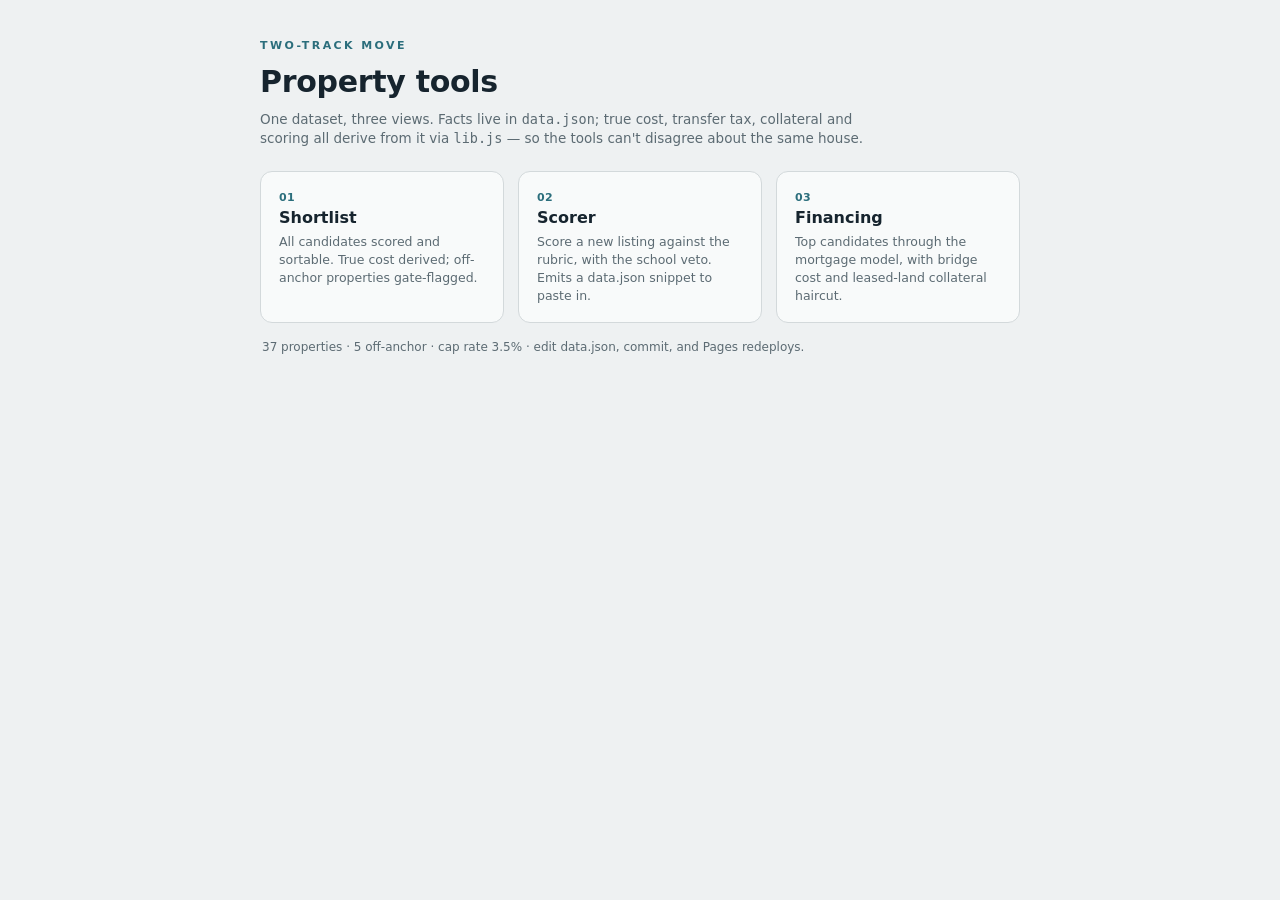
<file: index.html>
<!DOCTYPE html>
<html lang="en">
<head>
<meta charset="UTF-8">
<meta name="viewport" content="width=device-width, initial-scale=1.0">
<title>Property tools — eastern Helsinki</title>
<link rel="stylesheet" href="styles.css">
<style>
  .grid{display:grid;gap:14px;grid-template-columns:repeat(auto-fit,minmax(240px,1fr));margin:6px 0 0}
  .tile{display:block;background:var(--panel);border:1px solid var(--line);border-radius:12px;padding:18px 18px 16px;color:var(--ink)}
  .tile:hover{border-color:var(--sea);text-decoration:none;box-shadow:0 2px 14px rgba(31,82,92,.08)}
  .tile h2{margin:0 0 4px;font-size:16px}
  .tile p{margin:0;font-size:12.5px;color:var(--muted)}
  .tile .n{font-size:11px;font-weight:700;color:var(--sea);letter-spacing:.04em}
  .meta{font-size:12px;color:var(--muted);margin:16px 2px 0}
</style>
</head>
<body>
<div class="wrap narrow">
  <p class="eyebrow">Two-track move</p>
  <h1>Property tools</h1>
  <p class="sub">One dataset, three views. Facts live in <span class="mono">data.json</span>; true cost, transfer tax, collateral and scoring all derive from it via <span class="mono">lib.js</span> — so the tools can't disagree about the same house.</p>
  <div class="grid">
    <a class="tile" href="shortlist.html"><div class="n">01</div><h2>Shortlist</h2><p>All candidates scored and sortable. True cost derived; off-anchor properties gate-flagged.</p></a>
    <a class="tile" href="scorer.html"><div class="n">02</div><h2>Scorer</h2><p>Score a new listing against the rubric, with the school veto. Emits a data.json snippet to paste in.</p></a>
    <a class="tile" href="financing.html"><div class="n">03</div><h2>Financing</h2><p>Top candidates through the mortgage model, with bridge cost and leased-land collateral haircut.</p></a>
  </div>
  <p class="meta" id="meta"></p>
</div>
<script type="module">
import { loadData } from './lib.js';
const data = await loadData();
const n = data.properties.length;
const off = data.properties.filter(p => p.school_status === 'off').length;
document.getElementById('meta').textContent =
  n + ' properties · ' + off + ' off-anchor · cap rate ' + (data.assumptions.cap_rate * 100).toFixed(1) +
  '% · edit data.json, commit, and Pages redeploys.';
</script>
</body>
</html>
</file>
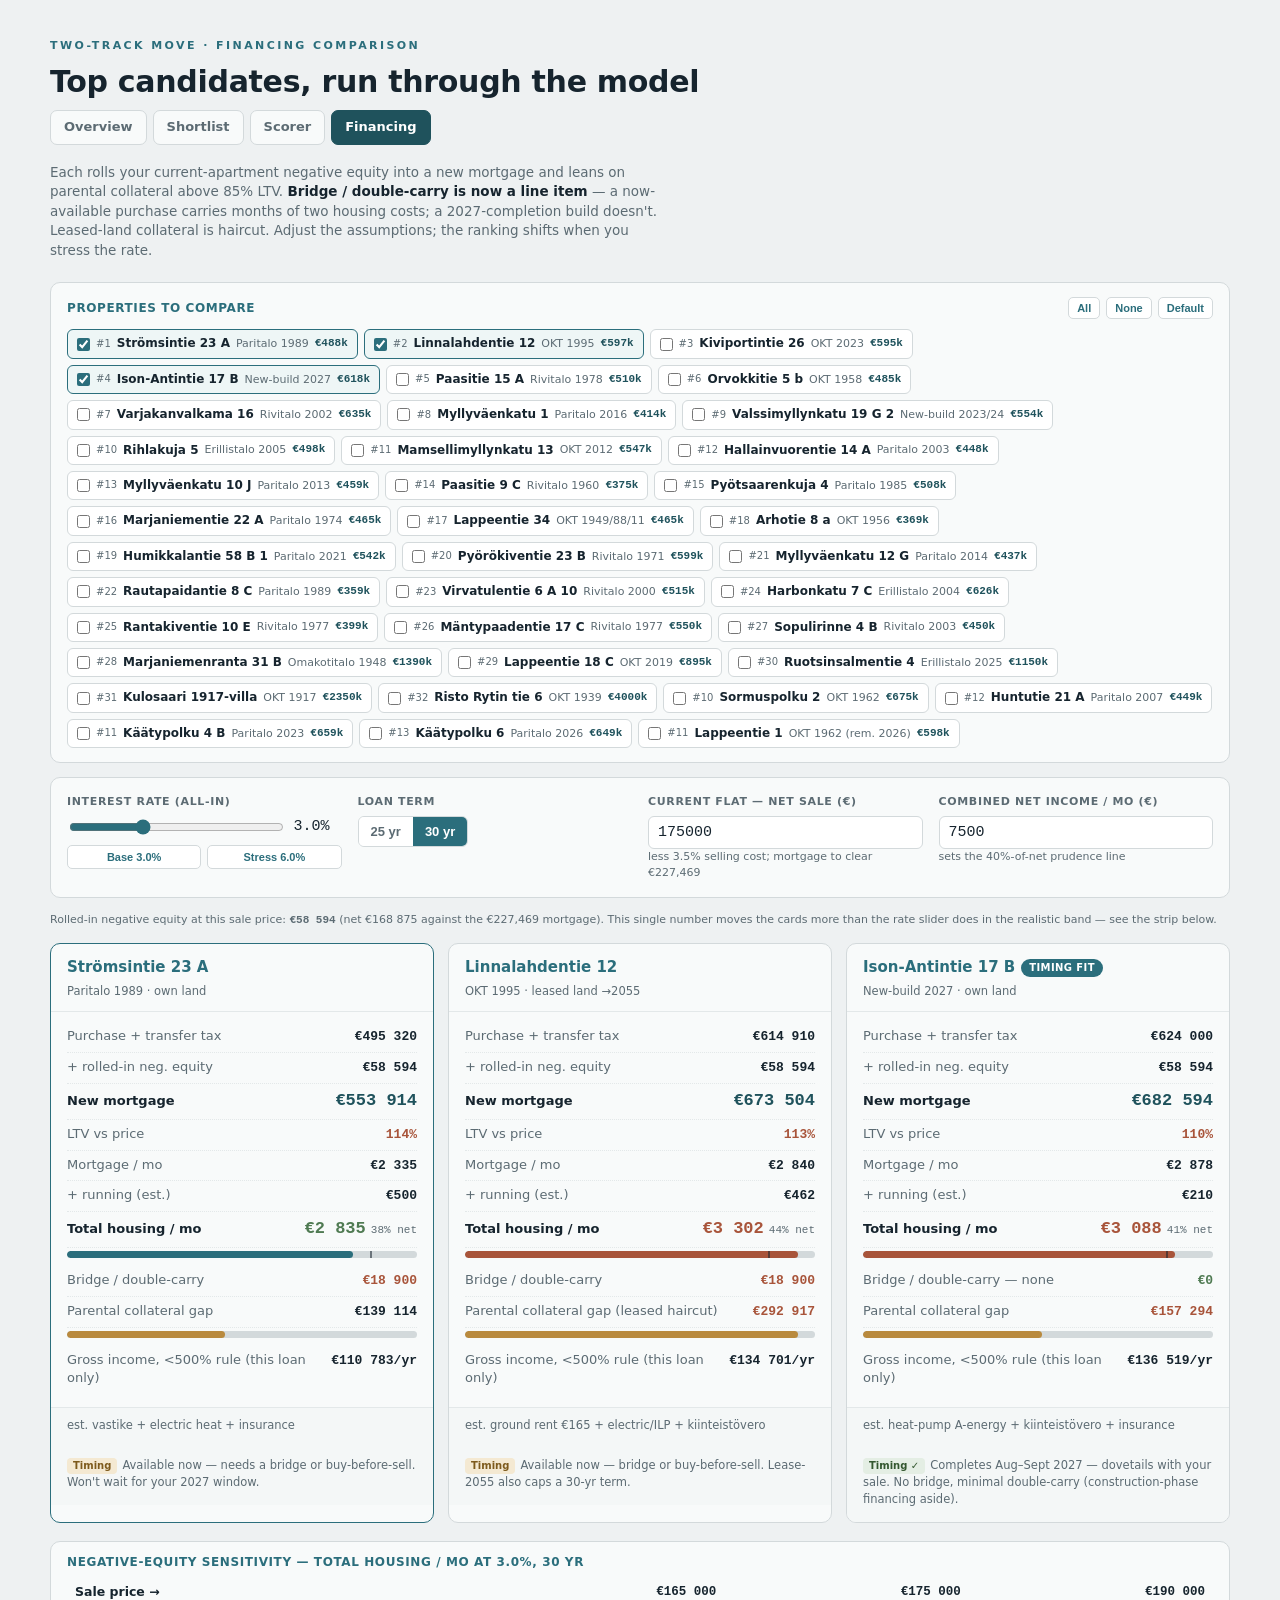
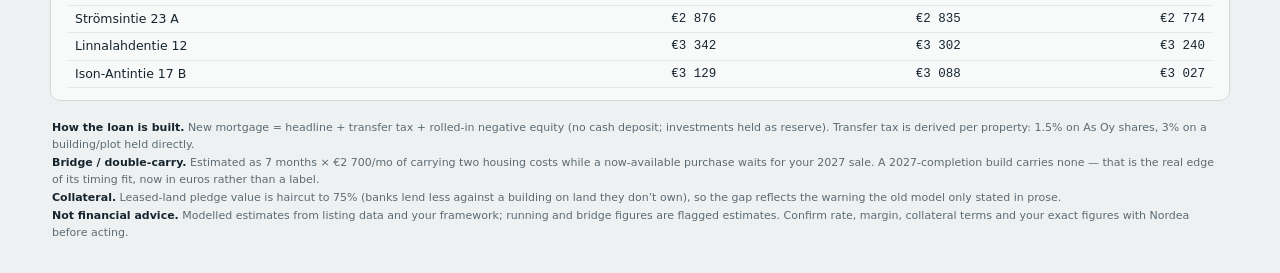
<file: financing.html>
<!DOCTYPE html>
<html lang="en">
<head>
<meta charset="UTF-8">
<meta name="viewport" content="width=device-width, initial-scale=1.0">
<title>Financing — top candidates</title>
<link rel="stylesheet" href="styles.css">
<style>
  .controls{background:var(--panel);border:1px solid var(--line);border-radius:10px;padding:16px;margin:0 0 14px;display:grid;gap:16px;grid-template-columns:repeat(auto-fit,minmax(180px,1fr))}
  .ctl label{display:block;font-size:11px;letter-spacing:.06em;text-transform:uppercase;color:var(--muted);font-weight:700;margin:0 0 6px}
  .ctl input[type=number]{width:100%;font-size:15px;font-family:ui-monospace,monospace;padding:7px 9px;border:1px solid var(--line);border-radius:6px;background:#fff;color:var(--ink)}
  .ctl .rowflex{display:flex;align-items:center;gap:8px}
  .rate-val{font-size:15px;font-family:ui-monospace,monospace;min-width:48px}
  input[type=range]{width:100%;accent-color:var(--sea)}
  .seg{display:inline-flex;border:1px solid var(--line);border-radius:6px;overflow:hidden}
  .seg button{border:0;background:#fff;color:var(--muted);font-size:13px;font-weight:600;padding:7px 12px;cursor:pointer}
  .seg button.on{background:var(--sea);color:#fff}
  .preset{display:flex;gap:6px;margin-top:7px}
  .preset button{flex:1;border:1px solid var(--line);background:#fff;color:var(--sea);font-size:11px;font-weight:700;padding:5px;border-radius:5px;cursor:pointer}
  .assump{font-size:11px;color:var(--muted)}
  .picker{background:var(--panel);border:1px solid var(--line);border-radius:10px;padding:14px 16px;margin:0 0 14px}
  .picker-head{display:flex;align-items:center;justify-content:space-between;margin:0 0 10px;gap:8px}
  .picker-head h3{margin:0;font-size:12px;letter-spacing:.05em;text-transform:uppercase;color:var(--sea);white-space:nowrap}
  .picker-actions{display:flex;gap:6px}
  .picker-actions button{border:1px solid var(--line);background:#fff;color:var(--sea);font-size:11px;font-weight:700;padding:4px 8px;border-radius:5px;cursor:pointer}
  .picker-grid{display:flex;flex-wrap:wrap;gap:6px}
  .prop-chip{display:flex;align-items:center;gap:6px;padding:5px 9px;border:1px solid var(--line);border-radius:6px;background:#fff;cursor:pointer;font-size:12px;user-select:none;transition:border-color .1s,background .1s}
  .prop-chip:hover{border-color:var(--sea)}
  .prop-chip input[type=checkbox]{margin:0;accent-color:var(--sea);cursor:pointer;flex-shrink:0}
  .prop-chip.checked{border-color:var(--sea);background:#EEF6F6}
  .prop-chip .chip-rank{font-size:10px;color:var(--muted);min-width:14px}
  .prop-chip .chip-name{font-weight:600;color:var(--ink)}
  .prop-chip .chip-type{color:var(--muted);font-size:11px}
  .prop-chip .chip-price{font-family:ui-monospace,monospace;color:var(--sea-deep);font-size:11px;font-weight:600}
  .cards{display:grid;gap:14px;grid-template-columns:repeat(auto-fit,minmax(280px,1fr));margin:0 0 18px}
  .card{background:var(--panel);border:1px solid var(--line);border-radius:10px;overflow:hidden}
  .card.lead{border:1.5px solid var(--sea)}
  .card h2{margin:0;font-size:15px;padding:13px 16px 4px}
  .card .meta{font-size:11.5px;color:var(--muted);padding:0 16px 12px;border-bottom:1px solid var(--line-soft)}
  .rows{padding:10px 16px 14px}
  .r{display:flex;justify-content:space-between;align-items:baseline;padding:5px 0;font-size:13px;border-bottom:1px dotted var(--line-soft)}
  .r:last-child{border-bottom:0}
  .r .k{color:var(--muted)}
  .r .v{font-family:ui-monospace,monospace;font-variant-numeric:tabular-nums;font-weight:600}
  .r.big .v{font-size:17px;color:var(--sea-deep)}
  .r.big .k{color:var(--ink);font-weight:650}
  .r .v.warn{color:var(--rust)}.r .v.ok{color:var(--moss)}
  .pct{font-size:11px;color:var(--muted);font-weight:500;margin-left:5px}
  .barwrap{margin:3px 0 0}
  .bar2{height:7px;background:var(--line);border-radius:4px;overflow:hidden;position:relative}
  .bar2 i{display:block;height:100%;border-radius:4px;background:var(--sea)}
  .bar2 i.over{background:var(--rust)}
  .threshold{position:absolute;top:-3px;bottom:-3px;width:2px;background:var(--ink);opacity:.55}
  .note{font-size:11.5px;color:var(--muted);padding:9px 16px 14px;background:#F4F7F7;border-top:1px solid var(--line-soft)}
  .note.tim{border-top:0}
  .tag{display:inline-block;font-size:10px;font-weight:700;border-radius:4px;padding:1px 6px;margin-right:5px}
  .tag.good{background:#E4EEE4;color:#33572f}.tag.warn{background:#F4E9D2;color:#7d5a1c}
  .sens{background:var(--panel);border:1px solid var(--line);border-radius:10px;padding:12px 16px;margin:0 0 18px;font-size:12.5px}
  .sens h3{margin:0 0 8px;font-size:12px;letter-spacing:.05em;text-transform:uppercase;color:var(--sea)}
  .sens table{border-collapse:collapse;width:100%;font-size:12.5px}
  .sens td,.sens th{text-align:right;padding:4px 8px;border-bottom:1px solid var(--line-soft)}
  .sens th:first-child,.sens td:first-child{text-align:left}
  .sens .mono{font-family:ui-monospace,monospace}
</style>
</head>
<body>
<div class="wrap">
  <p class="eyebrow">Two-track move · financing comparison</p>
  <h1>Top candidates, run through the model</h1>
  <nav class="nav"><a href="index.html">Overview</a><a href="shortlist.html">Shortlist</a><a href="scorer.html">Scorer</a><a class="on" href="financing.html">Financing</a></nav>
  <p class="sub">Each rolls your current-apartment negative equity into a new mortgage and leans on parental collateral above 85% LTV. <b>Bridge / double-carry is now a line item</b> — a now-available purchase carries months of two housing costs; a 2027-completion build doesn't. Leased-land collateral is haircut. Adjust the assumptions; the ranking shifts when you stress the rate.</p>

  <div class="picker" id="picker">
    <div class="picker-head">
      <h3>Properties to compare</h3>
      <div class="picker-actions">
        <button id="pickAll">All</button>
        <button id="pickNone">None</button>
        <button id="pickDefault">Default</button>
      </div>
    </div>
    <div class="picker-grid" id="pickerGrid"></div>
  </div>

  <div class="controls">
    <div class="ctl"><label>Interest rate (all-in)</label>
      <div class="rowflex"><input type="range" id="rate" min="1" max="7" step="0.1" value="3.0"><span class="rate-val mono" id="rateVal">3.0%</span></div>
      <div class="preset"><button id="b3">Base 3.0%</button><button id="b6">Stress 6.0%</button></div>
    </div>
    <div class="ctl"><label>Loan term</label>
      <div class="seg" id="termSeg"><button data-t="25">25 yr</button><button data-t="30" class="on">30 yr</button></div>
    </div>
    <div class="ctl"><label>Current flat — net sale (€)</label>
      <input type="number" id="sale" step="1000">
      <div class="assump">less 3.5% selling cost; mortgage to clear €227,469</div>
    </div>
    <div class="ctl"><label>Combined net income / mo (€)</label>
      <input type="number" id="income" step="100">
      <div class="assump">sets the 40%-of-net prudence line</div>
    </div>
  </div>

  <div id="negEq" class="assump" style="margin:0 0 14px"></div>
  <div class="cards" id="cards"></div>
  <div class="sens" id="sens"></div>

  <footer id="foot"></footer>
</div>

<script type="module">
import { loadData, annuity, transferTax, collateralGap, collateralValue, bridgeCost, eur } from './lib.js';

const data = await loadData();
const A = data.assumptions;
const ALL_PROPS = data.properties;
const DEFAULT_IDS = new Set(ALL_PROPS.filter(p => p.financing).map(p => p.id));
let selectedIds = new Set(DEFAULT_IDS);

const el = id => document.getElementById(id);
let term = 30;
el('sale').value = A.default_sale_price;
el('income').value = A.default_income_net_mo;

function renderPicker() {
  el('pickerGrid').innerHTML = ALL_PROPS.map(p => {
    const checked = selectedIds.has(p.id);
    return `<label class="prop-chip${checked ? ' checked' : ''}" data-id="${p.id}">
      <input type="checkbox" value="${p.id}"${checked ? ' checked' : ''}>
      <span class="chip-rank">#${p.rank}</span>
      <span class="chip-name">${p.name}</span>
      <span class="chip-type">${p.type}</span>
      <span class="chip-price">€${(p.headline/1000).toFixed(0)}k</span>
    </label>`;
  }).join('');
  el('pickerGrid').querySelectorAll('input[type=checkbox]').forEach(cb => {
    cb.addEventListener('change', e => {
      const id = e.target.value;
      const label = e.target.closest('.prop-chip');
      if (e.target.checked) { selectedIds.add(id); label.classList.add('checked'); }
      else { selectedIds.delete(id); label.classList.remove('checked'); }
      render();
    });
  });
}

el('pickAll').addEventListener('click', () => {
  selectedIds = new Set(ALL_PROPS.map(p => p.id));
  renderPicker(); render();
});
el('pickNone').addEventListener('click', () => {
  selectedIds = new Set();
  renderPicker(); render();
});
el('pickDefault').addEventListener('click', () => {
  selectedIds = new Set(DEFAULT_IDS);
  renderPicker(); render();
});

renderPicker();

function negEquity(sale) { return A.old_mortgage - sale * (1 - A.sell_cost); }

function rowFor(p, rate, negEq, income) {
  const tax = transferTax(p, A);
  const loan = p.headline + tax + negEq;          // ground rent is a running cost, not financed
  const m = annuity(loan, rate, term);
  const total = m + (p.running_mo != null ? p.running_mo : 0);
  const gap = collateralGap(p, loan, A);
  const ltv = loan / p.headline * 100;
  const bridge = bridgeCost(p, A);
  return { p, tax, loan, m, total, gap, ltv, bridge, grossNeed: loan / 5 };
}

function render() {
  const rate = +el('rate').value; el('rateVal').textContent = rate.toFixed(1) + '%';
  const sale = +el('sale').value || 0;
  const income = +el('income').value || 1;
  const negEq = negEquity(sale);
  const PROPS = ALL_PROPS.filter(p => selectedIds.has(p.id));

  el('negEq').innerHTML = negEq >= 0
    ? 'Rolled-in negative equity at this sale price: <b class="mono">' + eur(negEq) + '</b> (net ' + eur(sale * (1 - A.sell_cost)) + ' against the €227,469 mortgage). This single number moves the cards more than the rate slider does in the realistic band — see the strip below.'
    : 'Positive equity carried forward as deposit: <b class="mono">' + eur(-negEq) + '</b>.';

  if (PROPS.length === 0) {
    el('cards').innerHTML = '<p style="color:var(--muted);font-size:13px">Pick at least one property above to compare.</p>';
    el('sens').innerHTML = '';
    return;
  }

  const rows = PROPS.map(p => rowFor(p, rate, negEq, income));
  const maxTotal = Math.max(...rows.map(r => r.total), income * 0.4) * 1.05;
  const maxGap = Math.max(...rows.map(r => r.gap), 1) * 1.05;
  const threshPos = Math.min(100, (income * 0.4) / maxTotal * 100);

  el('cards').innerHTML = rows.map(r => {
    const p = r.p, pct = r.total / income * 100, over = pct > 40;
    const leased = p.tenure === 'leased';
    const runningMo = p.running_mo != null ? p.running_mo : 0;
    return `
    <div class="card${p.lead ? ' lead' : ''}">
      <h2>${p.url ? `<a href="${p.url}" target="_blank" rel="noopener">${p.name}</a>` : p.name}${p.badge ? `<span class="badge">${p.badge}</span>` : ''}</h2>
      <div class="meta">${p.type} · ${p.tenure === 'leased' ? 'leased land →' + p.lease_end : 'own land'}</div>
      <div class="rows">
        <div class="r"><span class="k">Purchase + transfer tax</span><span class="v">${eur(p.headline + r.tax)}</span></div>
        <div class="r"><span class="k">+ rolled-in neg. equity</span><span class="v">${eur(negEq)}</span></div>
        <div class="r big"><span class="k">New mortgage</span><span class="v">${eur(r.loan)}</span></div>
        <div class="r"><span class="k">LTV vs price</span><span class="v ${r.ltv > 110 ? 'warn' : ''}">${r.ltv.toFixed(0)}%</span></div>
        <div class="r"><span class="k">Mortgage / mo</span><span class="v">${eur(r.m)}</span></div>
        <div class="r"><span class="k">+ running (est.)</span><span class="v">${p.running_mo != null ? eur(p.running_mo) : '—'}</span></div>
        <div class="r big"><span class="k">Total housing / mo</span><span class="v ${over ? 'warn' : 'ok'}">${eur(r.total)}<span class="pct">${pct.toFixed(0)}% net</span></span></div>
        <div class="barwrap"><div class="bar2"><i class="${over ? 'over' : ''}" style="width:${Math.min(100, r.total / maxTotal * 100)}%"></i><span class="threshold" style="left:${threshPos}%"></span></div></div>
        <div class="r" style="margin-top:8px"><span class="k">Bridge / double-carry${r.bridge ? '' : ' — none'}</span><span class="v ${r.bridge ? 'warn' : 'ok'}">${r.bridge ? eur(r.bridge) : '€0'}</span></div>
        <div class="r"><span class="k">Parental collateral gap${leased ? ' (leased haircut)' : ''}</span><span class="v ${r.gap > 150000 ? 'warn' : ''}">${eur(r.gap)}</span></div>
        <div class="barwrap"><div class="bar2"><i style="width:${Math.min(100, r.gap / maxGap * 100)}%;background:var(--sand)"></i></div></div>
        <div class="r" style="margin-top:8px"><span class="k">Gross income, &lt;500% rule (this loan only)</span><span class="v">${eur(r.grossNeed)}/yr</span></div>
      </div>
      ${p.run_note ? `<div class="note">${p.run_note}</div>` : ''}
      ${p.timing ? `<div class="note tim"><span class="tag ${p.timingClass || (p.available === 'now' ? 'warn' : 'good')}">${p.available === 'now' ? 'Timing' : 'Timing ✓'}</span>${p.timing}</div>` : ''}
    </div>`;
  }).join('');

  // negative-equity sensitivity strip — total housing/mo at three sale prices
  const salePoints = [165000, 175000, 190000];
  el('sens').innerHTML = '<h3>Negative-equity sensitivity — total housing / mo at ' + rate.toFixed(1) + '%, ' + term + ' yr</h3>' +
    '<table><thead><tr><th>Sale price →</th>' + salePoints.map(s => '<th class="mono">' + eur(s) + '</th>').join('') + '</tr></thead><tbody>' +
    PROPS.map(p => {
      return '<tr><td>' + p.name + '</td>' + salePoints.map(s => {
        const r = rowFor(p, rate, negEquity(s), income);
        return '<td class="mono">' + eur(r.total) + '</td>';
      }).join('') + '</tr>';
    }).join('') + '</tbody></table>';
}

el('termSeg').addEventListener('click', e => {
  const b = e.target.closest('button'); if (!b) return;
  term = +b.dataset.t;
  [...el('termSeg').children].forEach(x => x.classList.toggle('on', x === b));
  render();
});
['rate', 'sale', 'income'].forEach(id => el(id).addEventListener('input', render));
el('b3').addEventListener('click', () => { el('rate').value = 3.0; render(); });
el('b6').addEventListener('click', () => { el('rate').value = 6.0; render(); });

el('foot').innerHTML =
  '<b>How the loan is built.</b> New mortgage = headline + transfer tax + rolled-in negative equity (no cash deposit; investments held as reserve). Transfer tax is derived per property: 1.5% on As Oy shares, 3% on a building/plot held directly.<br>' +
  '<b>Bridge / double-carry.</b> Estimated as ' + A.bridge_months + ' months × ' + eur(A.bridge_carry_mo) + '/mo of carrying two housing costs while a now-available purchase waits for your 2027 sale. A 2027-completion build carries none — that is the real edge of its timing fit, now in euros rather than a label.<br>' +
  '<b>Collateral.</b> Leased-land pledge value is haircut to ' + (A.leased_collateral_haircut * 100).toFixed(0) + '% (banks lend less against a building on land they don\u2019t own), so the gap reflects the warning the old model only stated in prose.<br>' +
  '<b>Not financial advice.</b> Modelled estimates from listing data and your framework; running and bridge figures are flagged estimates. Confirm rate, margin, collateral terms and your exact figures with Nordea before acting.';

render();
</script>
</body>
</html>
</file>
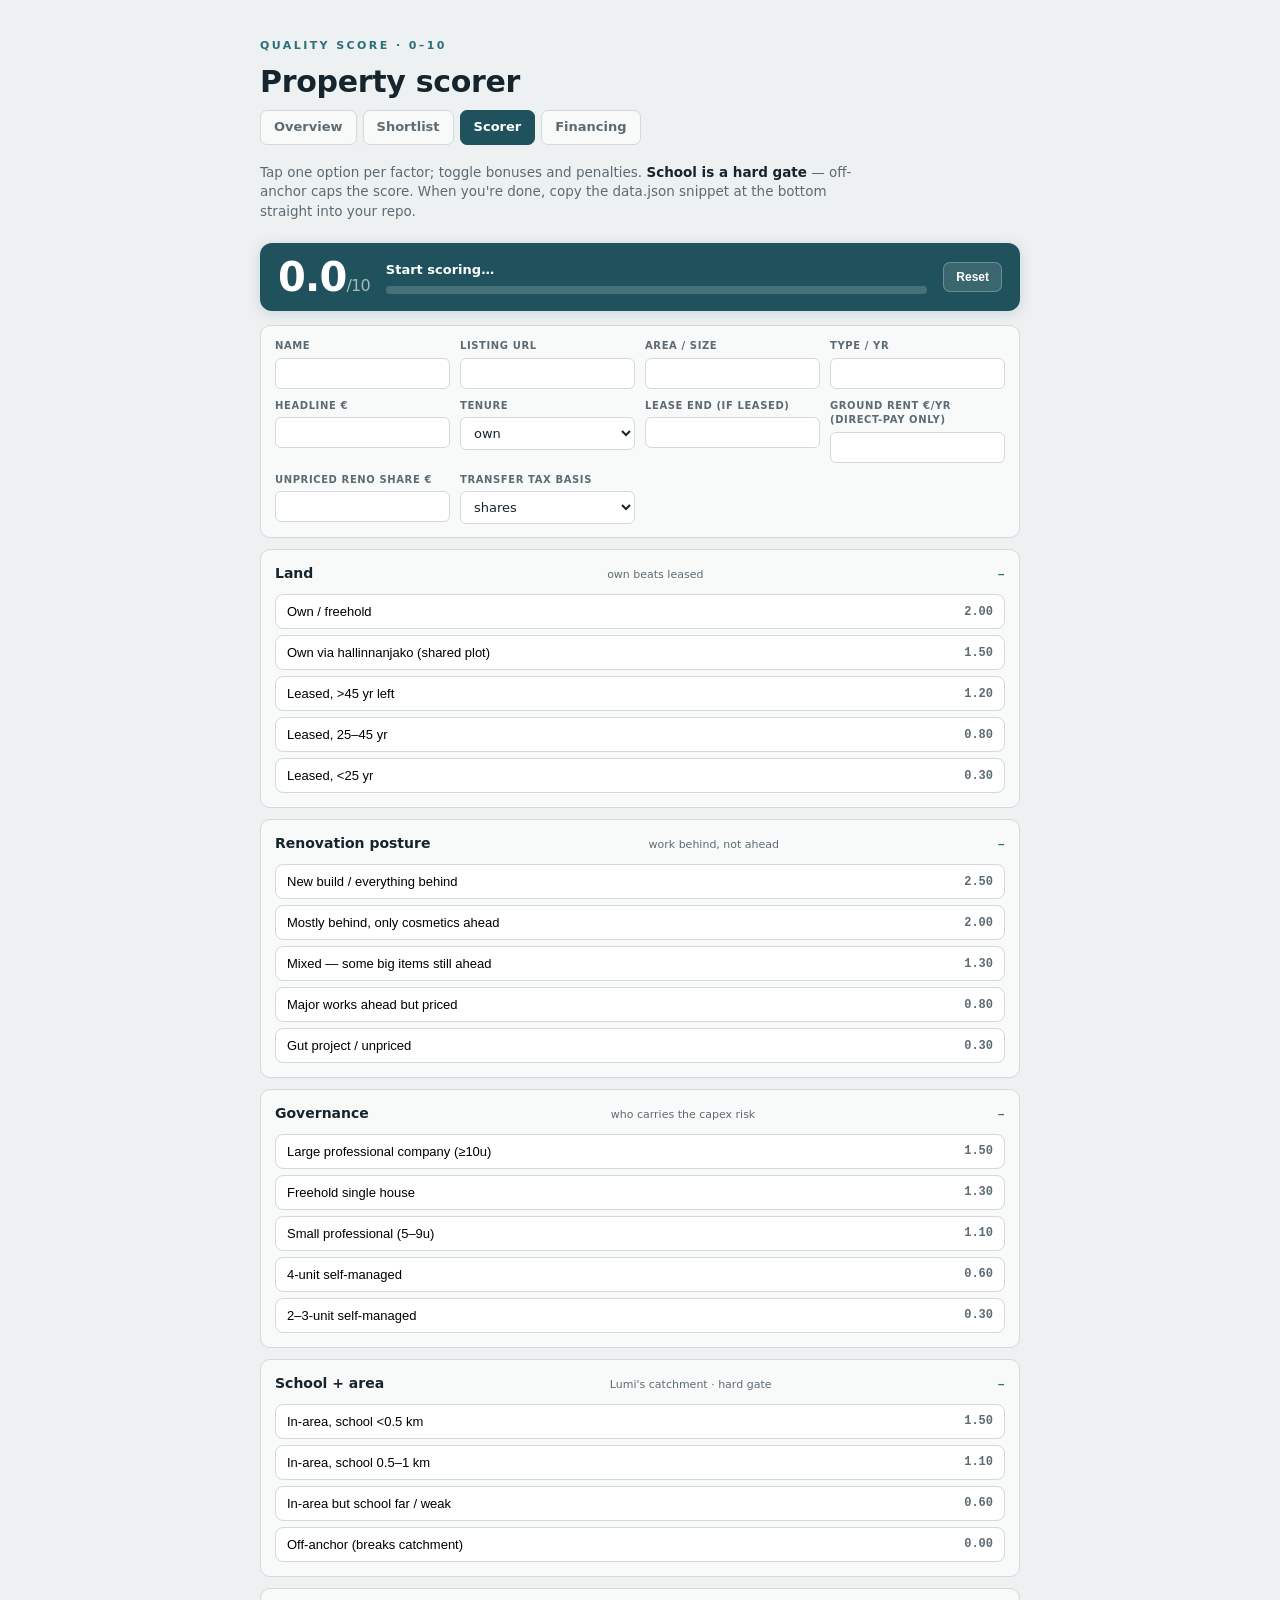
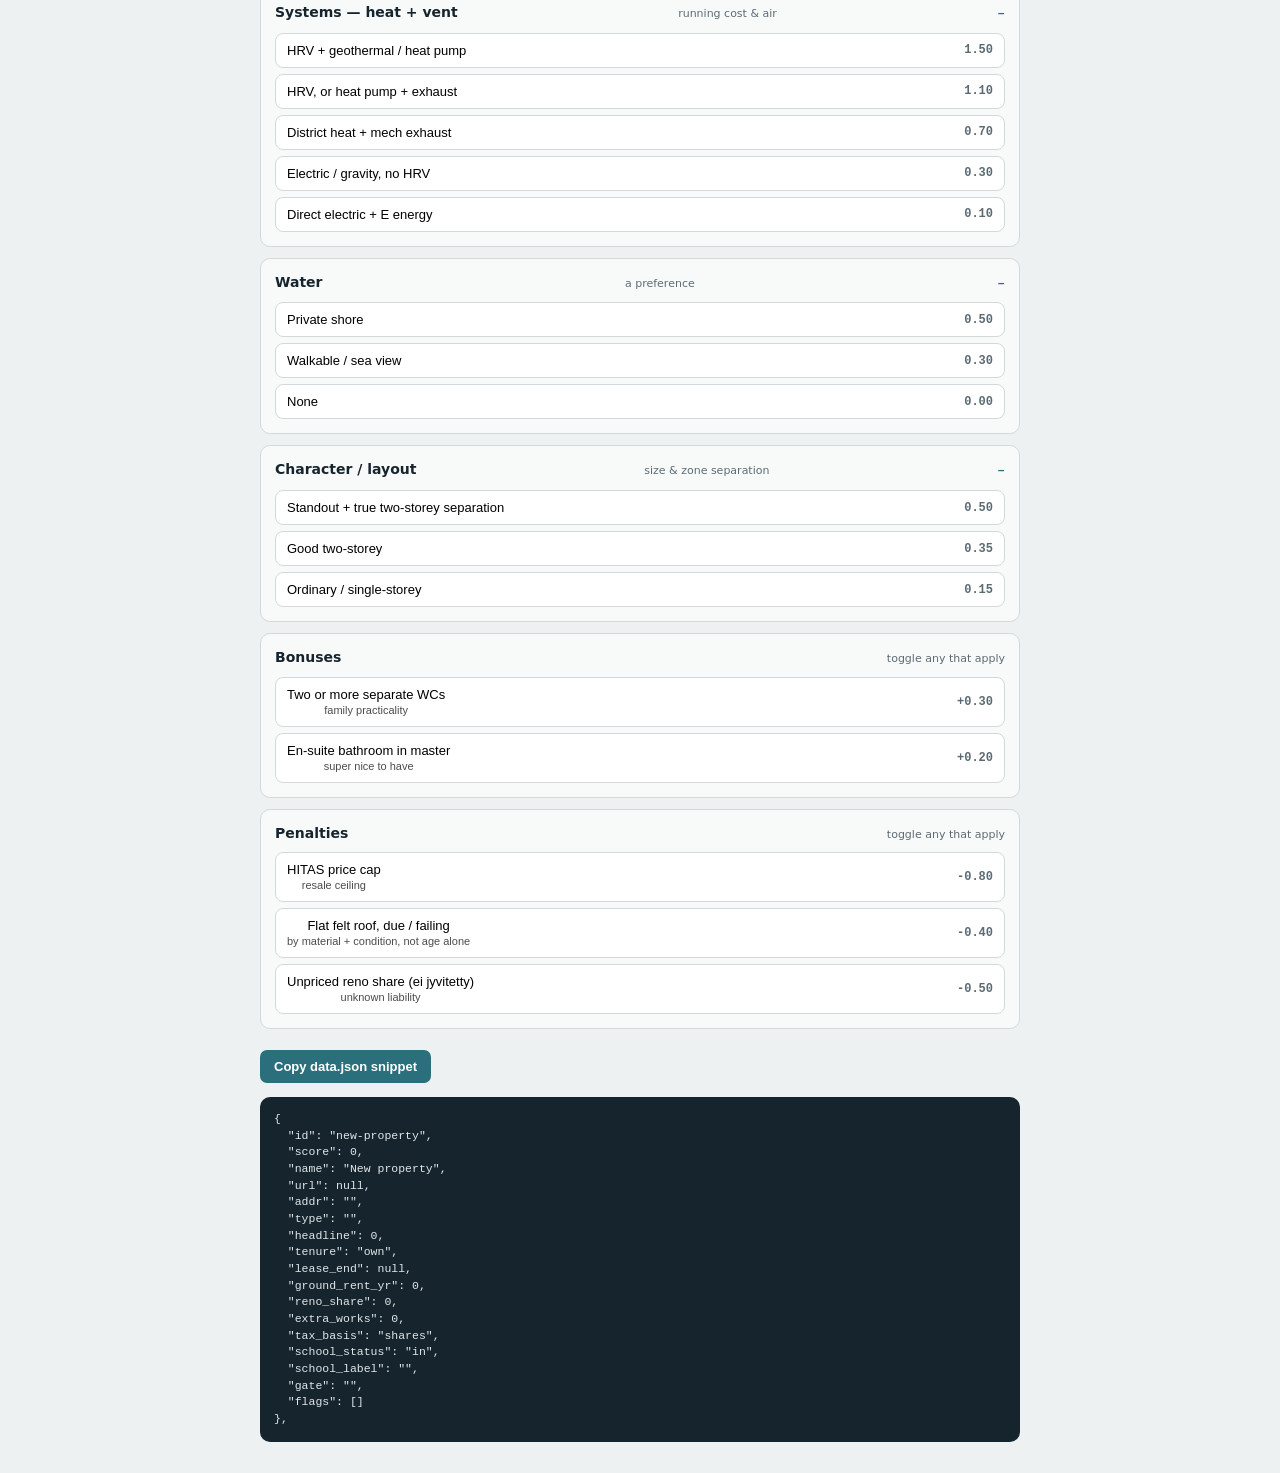
<file: scorer.html>
<!DOCTYPE html>
<html lang="en">
<head>
<meta charset="UTF-8">
<meta name="viewport" content="width=device-width, initial-scale=1.0">
<title>Scorer — eastern Helsinki</title>
<link rel="stylesheet" href="styles.css">
<style>
  .dash{position:sticky;top:0;z-index:5;background:var(--sea-deep);color:#fff;border-radius:12px;padding:14px 18px;margin:0 0 14px;display:flex;align-items:center;gap:16px;box-shadow:0 2px 14px rgba(31,82,92,.18)}
  .dash .num{font-size:40px;font-weight:680;line-height:1;letter-spacing:-.02em}
  .dash .num small{font-size:16px;opacity:.6;font-weight:500}
  .dash .right{flex:1}
  .dash .band{font-size:13px;font-weight:650;margin:0 0 6px}
  .dash .band .veto{background:var(--rust);border-radius:4px;padding:1px 7px;font-size:11px;margin-left:6px;text-transform:uppercase;letter-spacing:.04em}
  .bar{height:8px;background:rgba(255,255,255,.18);border-radius:5px;overflow:hidden}
  .bar i{display:block;height:100%;width:0;background:#fff;border-radius:5px;transition:width .35s cubic-bezier(.22,.61,.36,1)}
  .reset{background:rgba(255,255,255,.12);color:#fff;border:1px solid rgba(255,255,255,.25);border-radius:7px;padding:7px 12px;font-size:12px;font-weight:600;cursor:pointer;white-space:nowrap}
  .reset:hover{background:rgba(255,255,255,.22)}
  .facts{background:var(--panel);border:1px solid var(--line);border-radius:10px;padding:13px 14px;margin:0 0 11px;display:grid;gap:10px;grid-template-columns:repeat(auto-fit,minmax(150px,1fr))}
  .facts label{display:block;font-size:10px;letter-spacing:.06em;text-transform:uppercase;color:var(--muted);font-weight:700;margin:0 0 4px}
  .facts input,.facts select{width:100%;font-size:13px;font-family:inherit;padding:7px 9px;border:1px solid var(--line);border-radius:6px;background:#fff;color:var(--ink)}
  .factor{background:var(--panel);border:1px solid var(--line);border-radius:10px;padding:13px 14px 14px;margin:0 0 11px}
  .fhead{display:flex;align-items:baseline;justify-content:space-between;gap:10px;margin:0 0 9px}
  .fhead .name{font-weight:650;font-size:14px}
  .fhead .cap{font-size:11px;color:var(--muted)}
  .fhead .got{font-size:13px;font-weight:650;color:var(--sea);font-variant-numeric:tabular-nums}
  .opts{display:flex;flex-direction:column;gap:6px}
  .opt{display:flex;align-items:center;justify-content:space-between;gap:10px;border:1px solid var(--line);background:#fff;border-radius:8px;padding:9px 11px;cursor:pointer;font-size:13px}
  .opt:hover{border-color:var(--sea)}
  .opt .pts{font-size:12px;font-weight:650;color:var(--muted);font-variant-numeric:tabular-nums}
  .opt[aria-pressed="true"]{background:#E4EEE4;border-color:var(--moss)}
  .opt[aria-pressed="true"] .pts{color:var(--moss)}
  .factor.school .opt[data-veto="1"][aria-pressed="true"]{background:#F1E0D9;border-color:var(--rust)}
  .pen .opt[aria-pressed="true"]{background:#F1E0D9;border-color:var(--rust)}
  .pen .opt[aria-pressed="true"] .pts{color:var(--rust)}
  .bon .opt[aria-pressed="true"]{background:#E4EEE4;border-color:var(--moss)}
  .snip{background:var(--ink);color:#dfe7e8;border-radius:10px;padding:14px;margin:14px 0 0;font-family:ui-monospace,monospace;font-size:11.5px;white-space:pre;overflow-x:auto}
  .copy{background:var(--sea);color:#fff;border:0;border-radius:7px;padding:9px 14px;font-size:13px;font-weight:600;cursor:pointer;margin:10px 0 0}
  .copy:hover{background:var(--sea-deep)}
</style>
</head>
<body>
<div class="wrap narrow">
  <p class="eyebrow">Quality score · 0–10</p>
  <h1>Property scorer</h1>
  <nav class="nav"><a href="index.html">Overview</a><a href="shortlist.html">Shortlist</a><a class="on" href="scorer.html">Scorer</a><a href="financing.html">Financing</a></nav>
  <p class="sub">Tap one option per factor; toggle bonuses and penalties. <b>School is a hard gate</b> — off-anchor caps the score. When you're done, copy the data.json snippet at the bottom straight into your repo.</p>

  <div class="dash">
    <div class="num"><span id="total">0.0</span><small>/10</small></div>
    <div class="right">
      <div class="band" id="band">Start scoring…</div>
      <div class="bar"><i id="barfill"></i></div>
    </div>
    <button class="reset" id="reset">Reset</button>
  </div>

  <div class="facts" id="facts"></div>
  <div id="factors"></div>

  <button class="copy" id="copy">Copy data.json snippet</button>
  <div class="snip" id="snip"></div>
</div>

<script type="module">
import { loadData, scoreTotal } from './lib.js';

const data = await loadData();
const R = data.rubric;
const state = { factors: {}, bonuses: {}, penalties: {} };

// raw-fact inputs that go into the snippet
const FACT_FIELDS = [
  ['name', 'Name', 'text', ''], ['url', 'Listing URL', 'text', ''], ['addr', 'Area / size', 'text', ''],
  ['type', 'Type / yr', 'text', ''], ['headline', 'Headline €', 'number', ''],
  ['tenure', 'Tenure', 'select', ['own', 'hallinnanjako', 'leased']],
  ['lease_end', 'Lease end (if leased)', 'number', ''],
  ['ground_rent_yr', 'Ground rent €/yr (direct-pay only)', 'number', ''],
  ['reno_share', 'Unpriced reno share €', 'number', ''],
  ['tax_basis', 'Transfer tax basis', 'select', ['shares', 'property']]
];
const facts = document.getElementById('facts');
FACT_FIELDS.forEach(([k, label, type, def]) => {
  const w = document.createElement('div');
  let field;
  if (type === 'select') field = '<select id="f_' + k + '">' + def.map(o => '<option>' + o + '</option>').join('') + '</select>';
  else field = '<input id="f_' + k + '" type="' + type + '">';
  w.innerHTML = '<label>' + label + '</label>' + field;
  facts.appendChild(w);
});
facts.addEventListener('input', buildSnippet);

const host = document.getElementById('factors');
R.factors.forEach(f => {
  const box = document.createElement('div');
  box.className = 'factor' + (f.key === 'school' ? ' school' : '');
  box.innerHTML = '<div class="fhead"><span class="name">' + f.name + '</span><span class="cap">' + f.cap + '</span><span class="got mono" data-got="' + f.key + '">–</span></div>';
  const opts = document.createElement('div'); opts.className = 'opts';
  f.opts.forEach((o, i) => {
    const isVeto = f.key === 'school' && o[1] === 0;
    const b = document.createElement('button');
    b.className = 'opt'; b.setAttribute('aria-pressed', 'false');
    if (isVeto) b.dataset.veto = '1';
    b.innerHTML = '<span>' + o[0] + '</span><span class="pts mono">' + o[1].toFixed(2) + '</span>';
    b.addEventListener('click', () => {
      state.factors[f.key] = o[1];
      opts.querySelectorAll('.opt').forEach((x, j) => x.setAttribute('aria-pressed', j === i ? 'true' : 'false'));
      document.querySelector('[data-got="' + f.key + '"]').textContent = '+' + o[1].toFixed(2);
      recompute();
    });
    opts.appendChild(b);
  });
  box.appendChild(opts); host.appendChild(box);
});

function toggleGroup(arr, cls, store) {
  const box = document.createElement('div'); box.className = 'factor ' + cls;
  box.innerHTML = '<div class="fhead"><span class="name">' + (cls === 'bon' ? 'Bonuses' : 'Penalties') + '</span><span class="cap">toggle any that apply</span></div>';
  const opts = document.createElement('div'); opts.className = 'opts';
  arr.forEach(p => {
    const b = document.createElement('button'); b.className = 'opt'; b.setAttribute('aria-pressed', 'false');
    b.innerHTML = '<span>' + p.name + '<br><span style="font-size:11px;opacity:.7">' + p.cap + '</span></span><span class="pts mono">' + (p.pts > 0 ? '+' : '') + p.pts.toFixed(2) + '</span>';
    b.addEventListener('click', () => {
      if (store[p.key]) delete store[p.key]; else store[p.key] = p.pts;
      b.setAttribute('aria-pressed', store[p.key] ? 'true' : 'false');
      recompute();
    });
    opts.appendChild(b);
  });
  box.appendChild(opts); host.appendChild(box);
}
toggleGroup(R.bonuses, 'bon', state.bonuses);
toggleGroup(R.penalties, 'pen', state.penalties);

function recompute() {
  const r = scoreTotal(state.factors, Object.values(state.bonuses), Object.values(state.penalties), R);
  document.getElementById('total').textContent = r.total.toFixed(1);
  document.getElementById('barfill').style.width = (r.total * 10) + '%';
  const band = document.getElementById('band');
  const anyset = Object.keys(state.factors).length > 0;
  if (!anyset) { band.textContent = 'Start scoring…'; buildSnippet(); return; }
  let label = r.total >= 8 ? 'Top tier' : r.total >= 7 ? 'Strong candidate' : r.total >= 6 ? 'Conditional — depends on the gate' : 'A project or a compromise';
  band.innerHTML = label + (r.gated ? '<span class="veto">school veto</span>' : '');
  buildSnippet();
}

function buildSnippet() {
  const r = scoreTotal(state.factors, Object.values(state.bonuses), Object.values(state.penalties), R);
  const g = id => document.getElementById('f_' + id);
  const name = g('name').value || 'New property';
  const id = name.toLowerCase().replace(/[^a-z0-9]+/g, '-').replace(/^-|-$/g, '') || 'new-property';
  const tenure = g('tenure').value;
  const obj = {
    id, score: +r.total.toFixed(1), name,
    url: g('url').value || null,
    addr: g('addr').value, type: g('type').value,
    headline: +g('headline').value || 0,
    tenure, lease_end: tenure === 'leased' ? (+g('lease_end').value || null) : null,
    ground_rent_yr: +g('ground_rent_yr').value || 0,
    reno_share: +g('reno_share').value || 0, extra_works: 0,
    tax_basis: g('tax_basis').value,
    school_status: state.factors.school === 0 ? 'off' : 'in',
    school_label: '', gate: '', flags: []
  };
  const penalties = Object.keys(state.penalties);
  if (penalties.includes('hitas')) obj.hitas = true;
  if (penalties.includes('roof')) obj.roof_flat_felt = true;
  if (penalties.includes('unpriced')) obj.reno_unpriced = true;
  document.getElementById('snip').textContent = JSON.stringify(obj, null, 2) + ',';
}

document.getElementById('copy').addEventListener('click', () => {
  navigator.clipboard.writeText(document.getElementById('snip').textContent);
  const b = document.getElementById('copy'); b.textContent = 'Copied — paste into data.json';
  setTimeout(() => b.textContent = 'Copy data.json snippet', 1600);
});
document.getElementById('reset').addEventListener('click', () => {
  state.factors = {}; state.bonuses = {}; state.penalties = {};
  document.querySelectorAll('.opt').forEach(x => x.setAttribute('aria-pressed', 'false'));
  document.querySelectorAll('[data-got]').forEach(x => x.textContent = '–');
  document.querySelectorAll('.facts input, .facts select').forEach(x => { if (x.type !== 'select-one') x.value = ''; });
  recompute();
});
recompute();
</script>
</body>
</html>
</file>
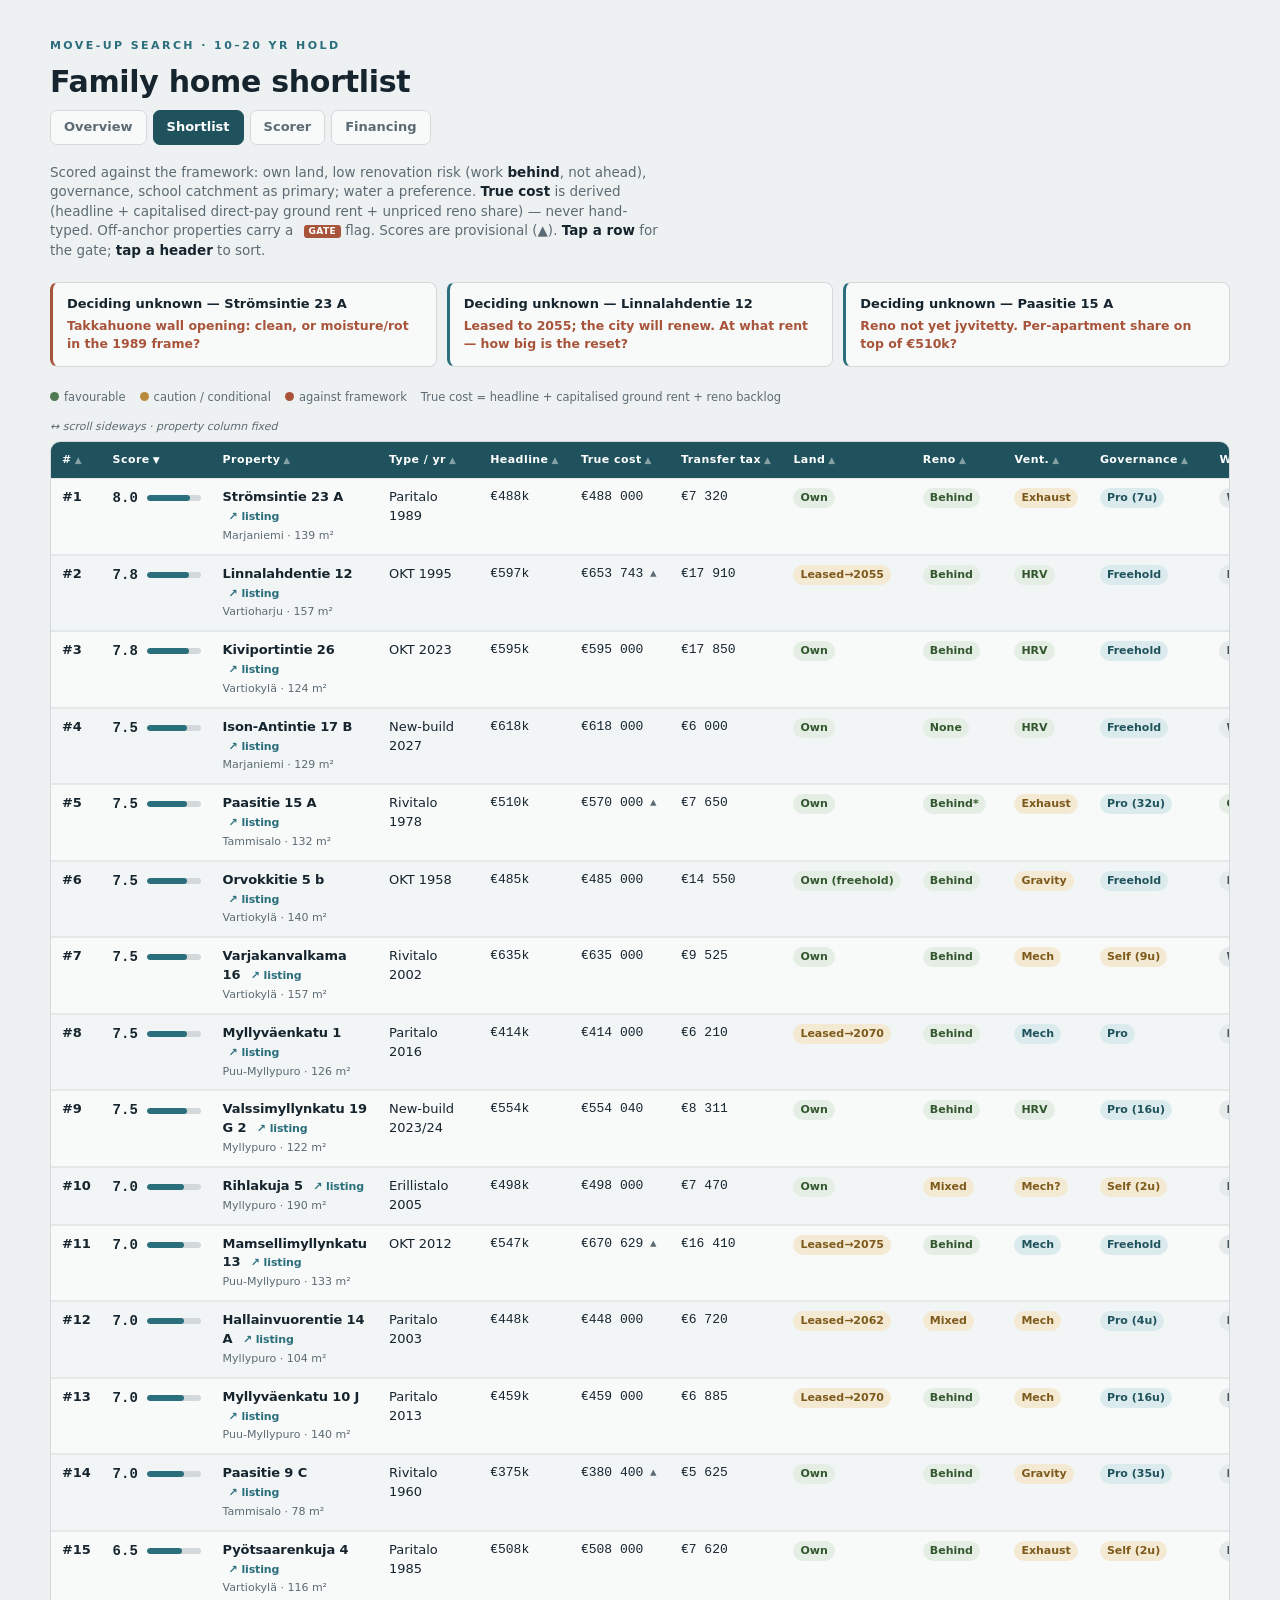
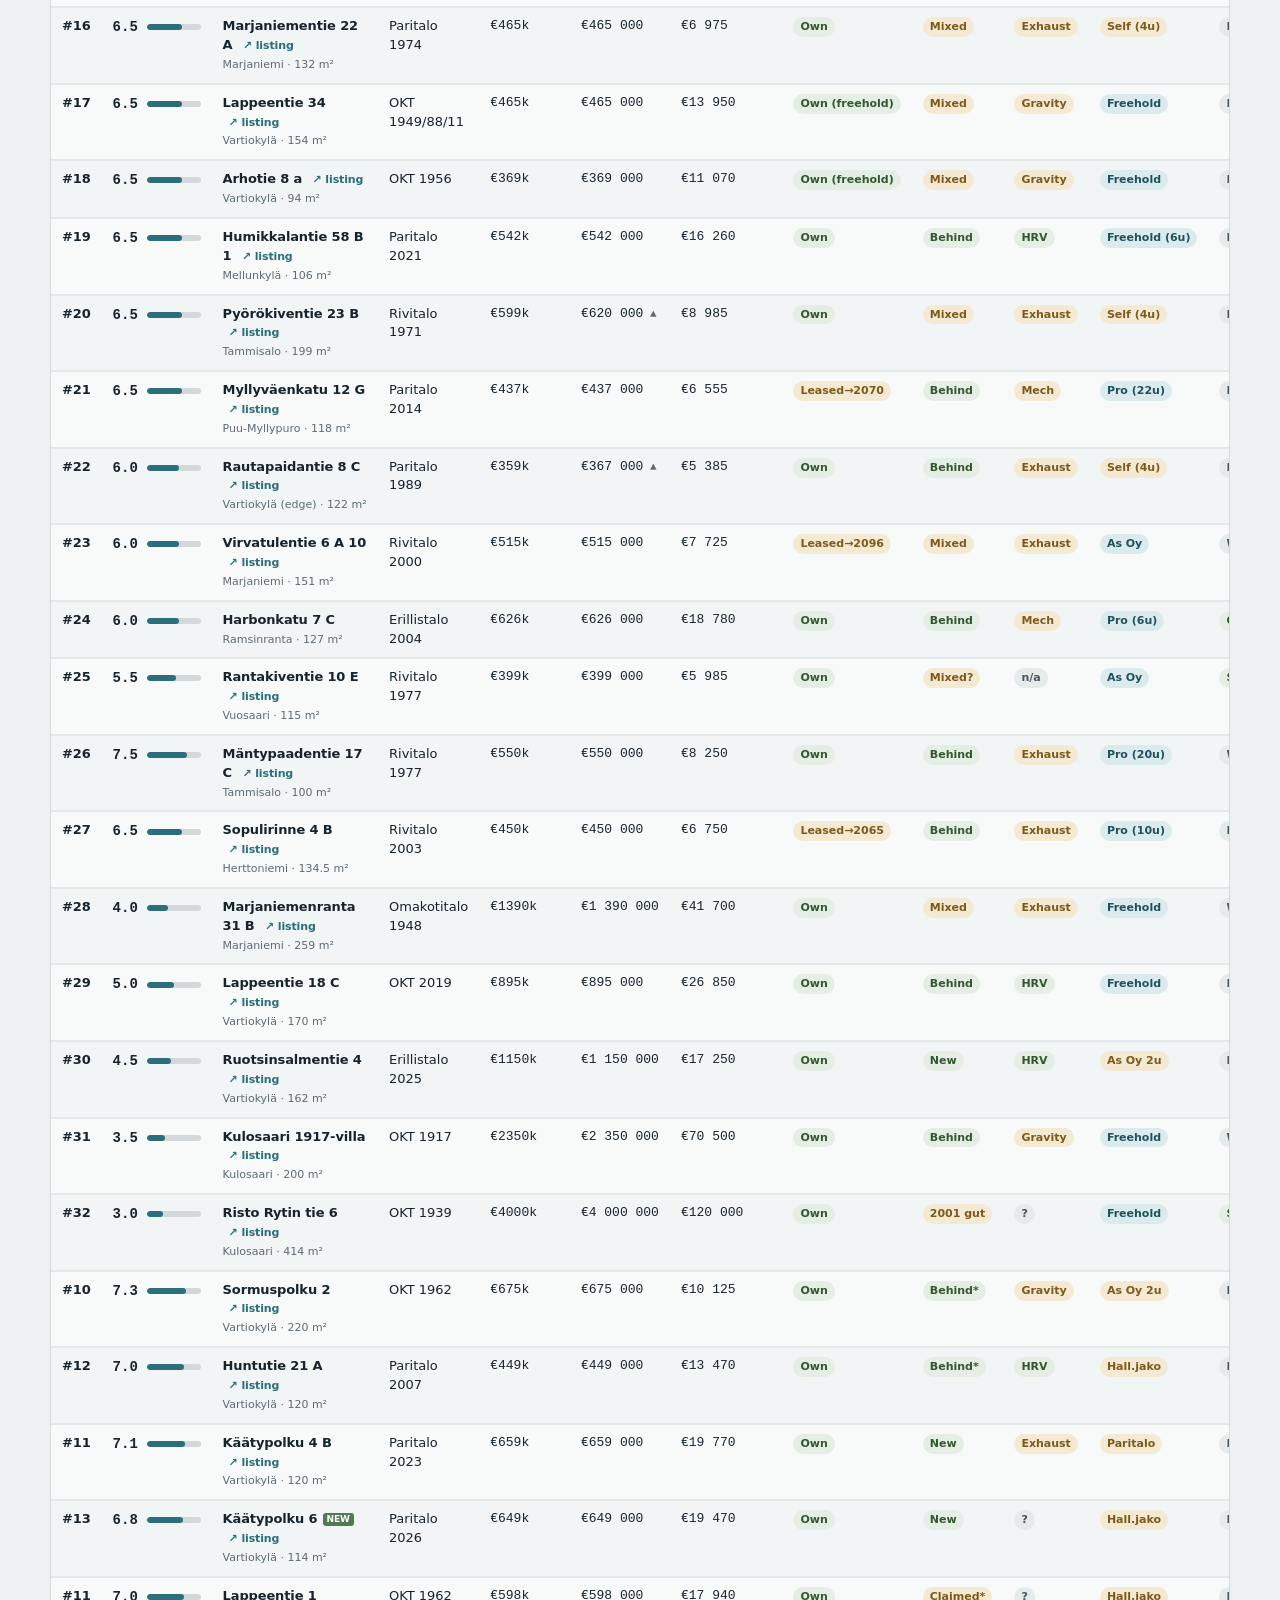
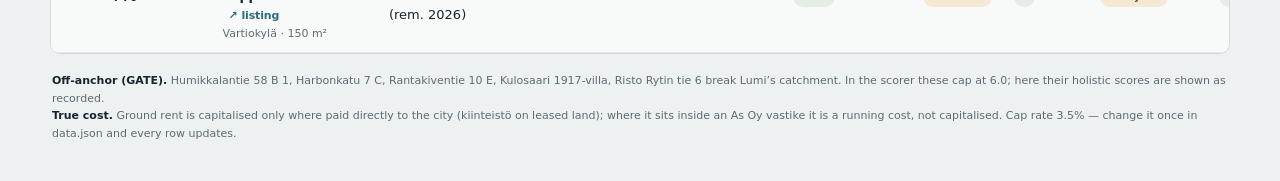
<file: shortlist.html>
<!DOCTYPE html>
<html lang="en">
<head>
<meta charset="UTF-8">
<meta name="viewport" content="width=device-width, initial-scale=1.0">
<title>Shortlist — eastern Helsinki</title>
<link rel="stylesheet" href="styles.css">
<style>
  .pivots{display:grid;gap:10px;grid-template-columns:repeat(auto-fit,minmax(230px,1fr));margin:0 0 22px}
  .pivot{background:var(--panel);border:1px solid var(--line);border-left:3px solid var(--sea);border-radius:8px;padding:12px 14px}
  .pivot.top{border-left-color:var(--rust)}
  .pivot h3{margin:0 0 3px;font-size:13px}
  .pivot p{margin:0;font-size:12.5px;color:var(--muted)}
  .pivot .q{color:var(--rust);font-weight:650}
  .legend{display:flex;flex-wrap:wrap;gap:6px 14px;margin:0 0 14px;font-size:11.5px;color:var(--muted)}
  .legend span{display:inline-flex;align-items:center;gap:5px}
  .dot{width:9px;height:9px;border-radius:50%;display:inline-block}
  .d-moss{background:var(--moss)}.d-sand{background:var(--sand)}.d-rust{background:var(--rust)}
  .scrollnote{font-size:11px;color:var(--muted);margin:0 0 6px;font-style:italic}
  .tablewrap{overflow-x:auto;border:1px solid var(--line);border-radius:10px;background:var(--panel)}
  table{border-collapse:collapse;width:100%;min-width:980px;font-size:13px}
  thead th{position:sticky;top:0;background:var(--sea-deep);color:#fff;text-align:left;font-weight:600;font-size:11px;letter-spacing:.04em;padding:10px 11px;cursor:pointer;white-space:nowrap;user-select:none}
  thead th:hover{background:var(--sea)}
  thead th .arr{opacity:.45;font-size:9px;margin-left:3px}
  thead th.active .arr{opacity:1}
  th.col-prop,td.col-prop{position:sticky;left:0;z-index:2}
  thead th.col-prop{z-index:3}
  td.col-prop{background:var(--panel)}
  tbody tr:nth-child(4n-1) td.col-prop{background:#F1F5F5}
  tbody tr{border-top:1px solid var(--line-soft);cursor:pointer}
  tbody tr:nth-child(4n-1){background:#F1F5F5}
  tbody tr:hover{background:#E9F0F1}
  tbody tr:hover td.col-prop{background:#E9F0F1}
  td{padding:9px 11px;vertical-align:top}
  .pname{font-weight:650;display:block;letter-spacing:-.01em}
  .paddr{color:var(--muted);font-size:11px}
  .ext{font-size:11px;font-weight:600;color:var(--sea);margin-left:6px;white-space:nowrap}
  .drawer .listing{margin:9px 0 0}
  .nw{display:inline-block;font-size:9px;font-weight:700;color:#fff;background:var(--moss);border-radius:3px;padding:0 4px;margin-left:5px;vertical-align:1px}
  .score{display:flex;align-items:center;gap:8px;min-width:88px}
  .score b{font-size:14px;font-variant-numeric:tabular-nums;width:26px}
  .meter{flex:1;height:6px;background:var(--line);border-radius:3px;overflow:hidden}
  .meter i{display:block;height:100%;background:var(--sea);border-radius:3px}
  .tc{font-size:11px;color:var(--muted)}
  tr.detail td{background:#F4F7F7;padding:0;border-top:none}
  .drawer{padding:13px 16px;font-size:12.5px;display:none}
  tr.detail.open .drawer{display:block}
  .drawer h4{margin:0 0 4px;font-size:12px;letter-spacing:.05em;text-transform:uppercase;color:var(--sea)}
  .drawer .gate{background:#fff;border:1px solid var(--line);border-left:3px solid var(--rust);border-radius:6px;padding:9px 11px;margin:0 0 9px}
  .drawer ul{margin:4px 0 0;padding-left:18px}
  .drawer li{margin:2px 0;color:var(--muted)}
</style>
</head>
<body>
<div class="wrap">
  <p class="eyebrow">Move-up search · 10–20 yr hold</p>
  <h1>Family home shortlist</h1>
  <nav class="nav"><a href="index.html">Overview</a><a class="on" href="shortlist.html">Shortlist</a><a href="scorer.html">Scorer</a><a href="financing.html">Financing</a></nav>
  <p class="sub">Scored against the framework: own land, low renovation risk (work <b>behind</b>, not ahead), governance, school catchment as primary; water a preference. <b>True cost</b> is derived (headline + capitalised direct-pay ground rent + unpriced reno share) — never hand-typed. Off-anchor properties carry a <span class="gateflag">GATE</span> flag. Scores are provisional (▲). <b>Tap a row</b> for the gate; <b>tap a header</b> to sort.</p>

  <div class="pivots" id="pivots"></div>

  <div class="legend">
    <span><i class="dot d-moss"></i> favourable</span><span><i class="dot d-sand"></i> caution / conditional</span><span><i class="dot d-rust"></i> against framework</span><span>True cost = headline + capitalised ground rent + reno backlog</span>
  </div>

  <p class="scrollnote">↔ scroll sideways · property column fixed</p>
  <div class="tablewrap"><table id="t"><thead><tr>
    <th class="col-prop" data-k="rank" data-num="1">#<span class="arr">▲</span></th>
    <th data-k="score" data-num="1" class="active">Score<span class="arr">▼</span></th>
    <th data-k="name">Property<span class="arr">▲</span></th>
    <th data-k="type">Type / yr<span class="arr">▲</span></th>
    <th data-k="headline" data-num="1">Headline<span class="arr">▲</span></th>
    <th data-k="_true" data-num="1">True cost<span class="arr">▲</span></th>
    <th data-k="_tax" data-num="1">Transfer tax<span class="arr">▲</span></th>
    <th data-k="_land">Land<span class="arr">▲</span></th>
    <th data-k="_reno">Reno<span class="arr">▲</span></th>
    <th data-k="_vent">Vent.<span class="arr">▲</span></th>
    <th data-k="_gov">Governance<span class="arr">▲</span></th>
    <th data-k="_water">Water<span class="arr">▲</span></th>
    <th data-k="school_label">School / area<span class="arr">▲</span></th>
    <th data-k="wc">WCs<span class="arr">▲</span></th>
  </tr></thead><tbody id="tb"></tbody></table></div>

  <footer id="foot"></footer>
</div>

<script type="module">
import { loadData, trueCost, transferTax, eur, fmtK } from './lib.js';

const data = await loadData();
const A = data.assumptions;
const DATA = data.properties.map(p => ({
  ...p,
  _true: trueCost(p, A),
  _tax: transferTax(p, A),
  _land: p.chips.land[0], _reno: p.chips.reno[0], _vent: p.chips.vent[0],
  _gov: p.chips.gov[0], _water: p.chips.water[0]
}));

const tb = document.getElementById('tb');
let sortKey = 'score', sortDir = -1;
const chip = (t, c) => '<span class="chip c-' + c + '">' + t + '</span>';

function render() {
  tb.innerHTML = '';
  DATA.forEach(d => {
    const off = d.school_status === 'off';
    const trueTxt = d._true > d.headline
      ? eur(d._true) : eur(d.headline);
    const tr = document.createElement('tr');
    tr.innerHTML =
      '<td class="col-prop"><div class="pname">#' + d.rank + '</div></td>' +
      '<td><div class="score"><b class="mono">' + d.score.toFixed(1) + '</b><div class="meter"><i style="width:' + (d.score * 10) + '%"></i></div></div></td>' +
      '<td><span class="pname">' + d.name + (d.nw ? '<span class="nw">NEW</span>' : '') + (d.url ? ' <a class="ext" href="' + d.url + '" target="_blank" rel="noopener">↗ listing</a>' : '') + '</span><span class="paddr">' + d.addr + '</span></td>' +
      '<td>' + d.type + '</td>' +
      '<td class="mono">' + fmtK(d.headline) + '</td>' +
      '<td class="mono">' + trueTxt + (d._true > d.headline ? '<span class="tc"> ▲</span>' : '') + '</td>' +
      '<td class="mono">' + eur(d._tax) + '</td>' +
      '<td>' + chip(d.chips.land[0], d.chips.land[1]) + '</td>' +
      '<td>' + chip(d.chips.reno[0], d.chips.reno[1]) + '</td>' +
      '<td>' + chip(d.chips.vent[0], d.chips.vent[1]) + '</td>' +
      '<td>' + chip(d.chips.gov[0], d.chips.gov[1]) + '</td>' +
      '<td>' + chip(d.chips.water[0], d.chips.water[1]) + '</td>' +
      '<td>' + d.school_label + (off ? '<span class="gateflag">GATE</span>' : '') + '</td>' +
      '<td>' + chip(d.wc, d.wc === '2+' ? 'moss' : 'grey') + '</td>';
    const det = document.createElement('tr');
    det.className = 'detail';
    det.innerHTML = '<td colspan="14"><div class="drawer"><div class="gate"><h4>The gate</h4>' +
      d.gate + '</div><h4>Flags</h4><ul>' + d.flags.map(f => '<li>' + f + '</li>').join('') + '</ul>' +
      (d.url ? '<div class="listing"><a class="ext" href="' + d.url + '" target="_blank" rel="noopener">↗ View listing on Oikotie</a></div>' : '') +
      '</div></td>';
    tr.addEventListener('click', (e) => { if (e.target.closest('a')) return; det.classList.toggle('open'); });
    tb.appendChild(tr); tb.appendChild(det);
  });
}
function sortBy(key, num) {
  if (sortKey === key) sortDir *= -1; else { sortKey = key; sortDir = num ? -1 : 1; }
  DATA.sort((a, b) => {
    let va = a[key], vb = b[key];
    if (num) return (va - vb) * sortDir;
    return String(va).localeCompare(String(vb)) * sortDir;
  });
  document.querySelectorAll('thead th').forEach(th => {
    th.classList.toggle('active', th.dataset.k === key);
    const ar = th.querySelector('.arr');
    if (ar) ar.textContent = th.dataset.k === key ? (sortDir < 0 ? '▼' : '▲') : '▲';
  });
  render();
}
document.querySelectorAll('thead th').forEach(th =>
  th.addEventListener('click', () => sortBy(th.dataset.k, th.dataset.num === '1')));

// deciding-unknown pivots
const pivotIds = ['stromsintie-23a', 'linnalahdentie-12', 'paasitie-15a'];
document.getElementById('pivots').innerHTML = pivotIds.map((id, i) => {
  const p = data.properties.find(x => x.id === id);
  const q = { 'stromsintie-23a': 'Takkahuone wall opening: clean, or moisture/rot in the 1989 frame?',
              'linnalahdentie-12': 'Leased to 2055; the city will renew. At what rent — how big is the reset?',
              'paasitie-15a': 'Reno not yet jyvitetty. Per-apartment share on top of €510k?' }[id];
  return '<div class="pivot' + (i === 0 ? ' top' : '') + '"><h3>Deciding unknown — ' + p.name +
    '</h3><p><span class="q">' + q + '</span></p></div>';
}).join('');

const off = data.properties.filter(p => p.school_status === 'off').map(p => p.name).join(', ');
document.getElementById('foot').innerHTML =
  '<b>Off-anchor (GATE).</b> ' + off + ' break Lumi\u2019s catchment. In the scorer these cap at ' +
  data.rubric.school_veto_cap.toFixed(1) + '; here their holistic scores are shown as recorded.<br>' +
  '<b>True cost.</b> Ground rent is capitalised only where paid directly to the city (kiinteist\u00f6 on leased land); where it sits inside an As Oy vastike it is a running cost, not capitalised. Cap rate ' +
  (A.cap_rate * 100).toFixed(1) + '% — change it once in data.json and every row updates.';

render();
</script>
</body>
</html>
</file>
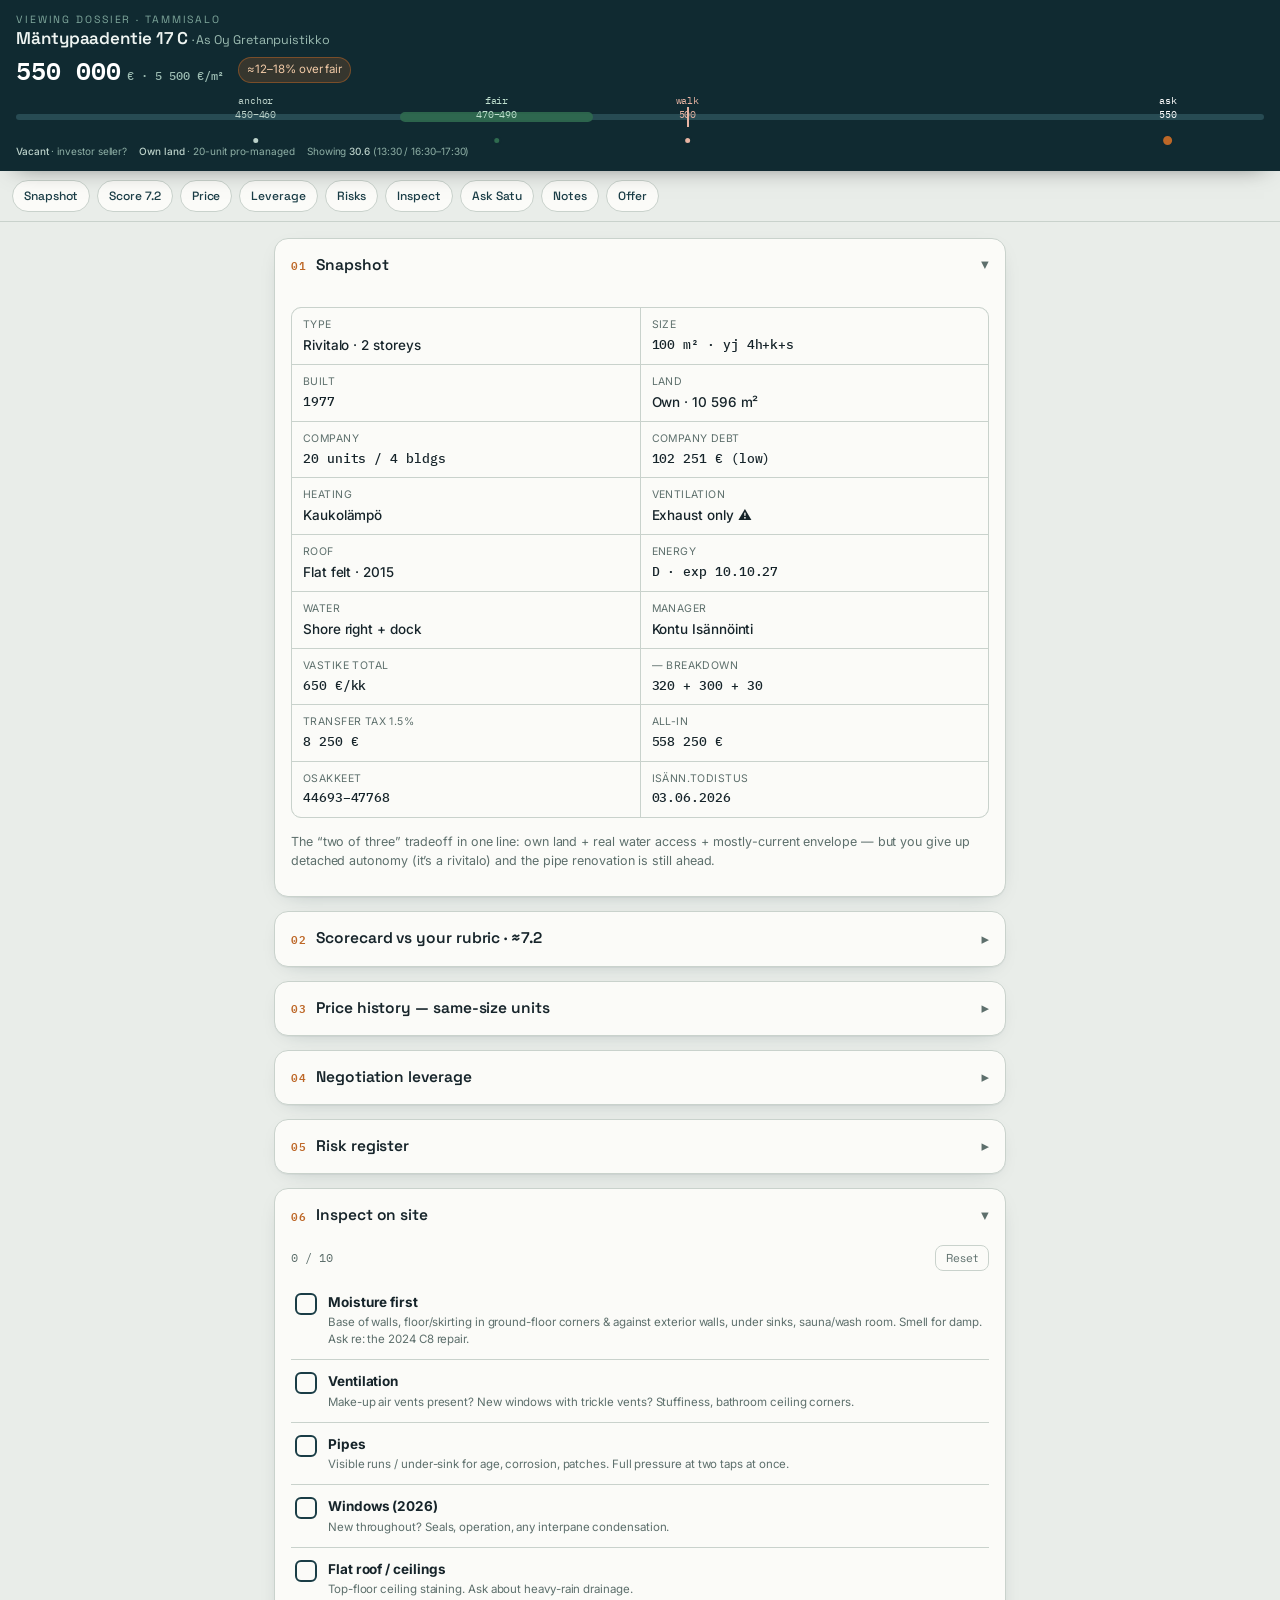
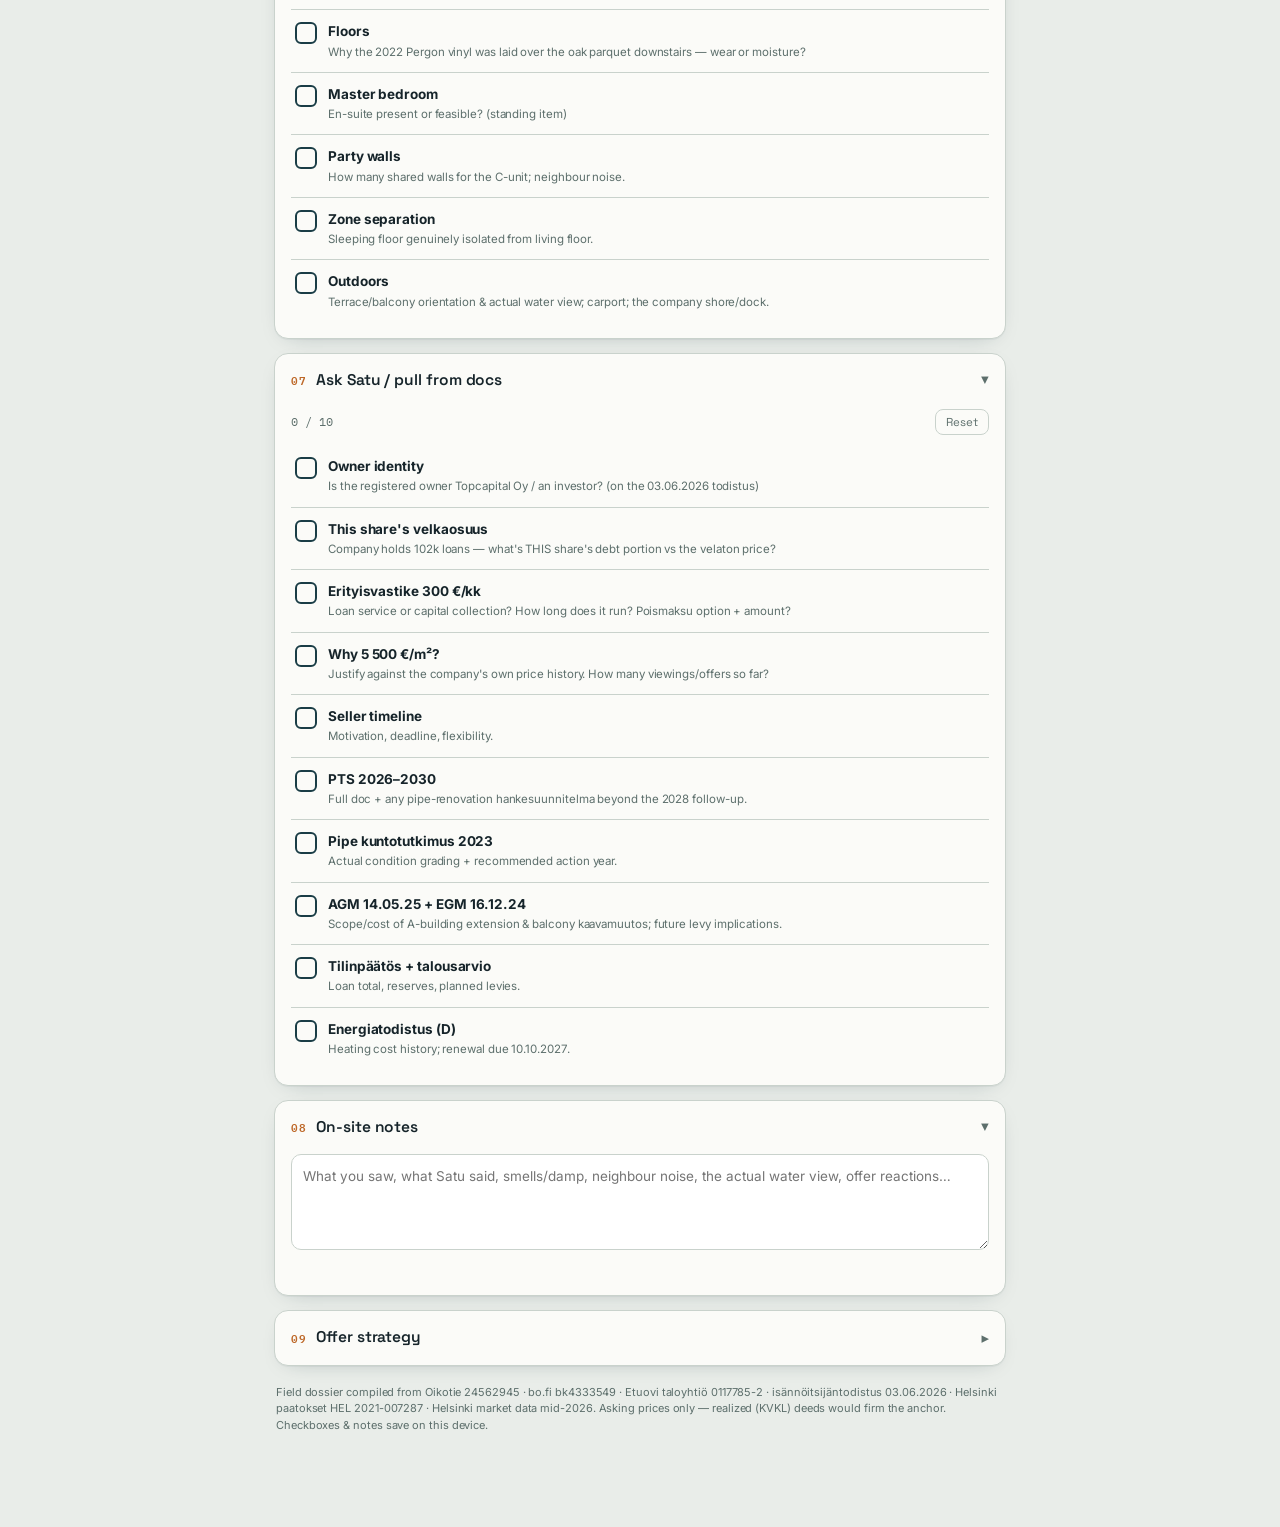
<file: viewing-companion.html>
<!doctype html>
<html lang="en">
<head>
<meta charset="utf-8">
<meta name="viewport" content="width=device-width, initial-scale=1, viewport-fit=cover">
<title>Viewing companion — target dossier</title>
<link rel="preconnect" href="https://fonts.googleapis.com">
<link rel="preconnect" href="https://fonts.gstatic.com" crossorigin>
<link href="https://fonts.googleapis.com/css2?family=Space+Grotesk:wght@400;500;600;700&family=Inter:wght@400;500;600&family=IBM+Plex+Mono:wght@400;500;600&display=swap" rel="stylesheet">
<style>
  :root{
    --ink:#102a31;        /* deep marine */
    --ink-2:#1a3d46;
    --paper:#e9ede9;      /* cool pine paper */
    --card:#fbfbf8;
    --line:#c9d2cc;
    --text:#16242a;
    --muted:#5d6f6c;
    --amber:#bd6727;      /* leverage / flag */
    --amber-soft:#f2e2cf;
    --pine:#2f6b4f;       /* positive */
    --pine-soft:#dde9e1;
    --brick:#a23c2c;      /* high risk */
    --brick-soft:#f0d9d2;
    --sun:#caa23a;        /* medium risk */
    --r:14px;
    --shadow:0 1px 0 rgba(16,42,49,.04), 0 6px 22px -14px rgba(16,42,49,.4);
  }
  *{box-sizing:border-box}
  html{-webkit-text-size-adjust:100%}
  body{
    margin:0;background:var(--paper);color:var(--text);
    font-family:Inter,system-ui,-apple-system,"Segoe UI",sans-serif;
    font-size:15px;line-height:1.5;letter-spacing:-.005em;
    padding-bottom:64px;
  }
  .mono{font-family:"IBM Plex Mono",ui-monospace,monospace;font-variant-numeric:tabular-nums}
  .disp{font-family:"Space Grotesk",system-ui,sans-serif}
  a{color:inherit}

  /* ---------- Cockpit (signature element) ---------- */
  .cockpit{
    position:sticky;top:0;z-index:30;
    background:var(--ink);color:#eef4f1;
    padding:12px 16px calc(12px + env(safe-area-inset-bottom,0)) 16px;
    box-shadow:0 8px 24px -16px rgba(0,0,0,.7);
  }
  .cockpit .eyebrow{font-family:"Space Grotesk";font-size:10.5px;letter-spacing:.18em;text-transform:uppercase;color:#7fa79c}
  .cockpit h1{font-family:"Space Grotesk";font-weight:600;font-size:17px;margin:1px 0 0;line-height:1.15}
  .cockpit h1 small{font-weight:400;color:#9cbcb2;font-size:12.5px}
  .cockrow{display:flex;align-items:flex-end;gap:14px;margin-top:9px;flex-wrap:wrap}
  .askbig{font-family:"IBM Plex Mono";font-weight:600;font-size:25px;line-height:1;color:#fff}
  .askbig .u{font-size:12px;color:#9cbcb2;font-weight:500}
  .verdict{font-size:11.5px;color:#f0c9a6;background:rgba(189,103,39,.22);border:1px solid rgba(189,103,39,.5);
           padding:3px 8px;border-radius:999px;white-space:nowrap}
  /* gauge */
  .gauge{margin-top:11px;position:relative;height:46px}
  .track{position:absolute;left:0;right:0;top:20px;height:6px;border-radius:6px;background:#274b53}
  .fairband{position:absolute;top:18px;height:10px;border-radius:5px;background:var(--pine);opacity:.9}
  .walk{position:absolute;top:13px;height:20px;width:2px;background:#e8b4a3}
  .mk{position:absolute;top:0;transform:translateX(-50%);text-align:center;font-family:"IBM Plex Mono";font-size:9.5px;color:#bcd2ca;white-space:nowrap}
  .mk .dot{display:block;width:9px;height:9px;border-radius:50%;margin:14px auto 0;border:2px solid var(--ink)}
  .mk.ask{color:#fff}
  .mk.ask .dot{background:var(--amber);width:13px;height:13px;margin-top:12px}
  .mk.anchor .dot{background:#bcd2ca}
  .mk.walk-lab{color:#e8b4a3}
  .legend{display:flex;gap:12px;margin-top:4px;font-size:10px;color:#8fb0a6;flex-wrap:wrap}
  .legend i{font-style:normal}
  .legend b{color:#bcd2ca;font-weight:500}

  /* ---------- section nav chips ---------- */
  nav.chips{position:sticky;top:0;z-index:20;background:var(--paper);
    display:flex;gap:7px;overflow-x:auto;padding:9px 12px;border-bottom:1px solid var(--line);
    -webkit-overflow-scrolling:touch;scrollbar-width:none}
  nav.chips::-webkit-scrollbar{display:none}
  nav.chips a{flex:0 0 auto;font-family:"Space Grotesk";font-size:12px;font-weight:500;
    text-decoration:none;color:var(--ink-2);background:var(--card);border:1px solid var(--line);
    padding:6px 11px;border-radius:999px}
  nav.chips a:active{background:var(--ink);color:#fff}

  main{max-width:760px;margin:0 auto;padding:16px 14px 0}

  /* ---------- accordion sections ---------- */
  section{background:var(--card);border:1px solid var(--line);border-radius:var(--r);
    margin-bottom:14px;box-shadow:var(--shadow);overflow:hidden;scroll-margin-top:118px}
  .head{display:flex;align-items:center;gap:10px;width:100%;text-align:left;cursor:pointer;
    background:none;border:0;padding:15px 16px;font:inherit;color:inherit}
  .head .num{font-family:"IBM Plex Mono";font-size:11px;color:var(--amber);font-weight:600;letter-spacing:.05em}
  .head h2{font-family:"Space Grotesk";font-weight:600;font-size:15.5px;margin:0;flex:1}
  .head .chev{transition:transform .22s ease;color:var(--muted);flex:0 0 auto}
  section[open] .chev{transform:rotate(90deg)}
  .body{padding:0 16px 16px}
  details > summary{list-style:none}
  details > summary::-webkit-details-marker{display:none}

  p{margin:0 0 10px}
  .note{font-size:12.5px;color:var(--muted)}

  /* facts grid */
  .facts{display:grid;grid-template-columns:1fr 1fr;gap:1px;background:var(--line);
    border:1px solid var(--line);border-radius:10px;overflow:hidden}
  .facts div{background:var(--card);padding:9px 11px}
  .facts dt{font-size:10.5px;letter-spacing:.04em;text-transform:uppercase;color:var(--muted);margin-bottom:2px}
  .facts dd{margin:0;font-size:13.5px;font-weight:500}
  .facts dd.mono{font-size:13px}

  /* scorecard */
  .score{display:flex;flex-direction:column;gap:0}
  .score .row{display:flex;gap:10px;align-items:flex-start;padding:9px 0;border-bottom:1px dashed var(--line)}
  .score .row:last-child{border-bottom:0}
  .badge{flex:0 0 auto;width:24px;height:24px;border-radius:7px;display:grid;place-items:center;font-size:13px;margin-top:1px}
  .b-yes{background:var(--pine-soft)}.b-warn{background:#f5eccf}.b-no{background:var(--brick-soft)}.b-neu{background:#e4e9e6}
  .score .k{font-weight:600;font-size:13.5px}
  .score .v{font-size:12.5px;color:var(--muted)}

  /* price table */
  table{width:100%;border-collapse:collapse;font-size:12.5px}
  th,td{text-align:right;padding:7px 6px;border-bottom:1px solid var(--line)}
  th:first-child,td:first-child{text-align:left}
  thead th{font-family:"Space Grotesk";font-size:10.5px;letter-spacing:.04em;text-transform:uppercase;color:var(--muted);font-weight:600}
  td.mono{font-family:"IBM Plex Mono"}
  tr.now td{background:var(--amber-soft);font-weight:600}
  tr.slow td{color:var(--brick)}
  .callout{margin-top:11px;background:var(--pine-soft);border-left:3px solid var(--pine);
    padding:10px 12px;border-radius:0 8px 8px 0;font-size:13px}
  .callout.amber{background:var(--amber-soft);border-left-color:var(--amber)}

  /* leverage cards */
  .lev{display:flex;flex-direction:column;gap:10px}
  .lcard{border:1px solid var(--line);border-radius:11px;padding:11px 12px}
  .lcard .tier{display:inline-block;font-family:"Space Grotesk";font-size:10px;font-weight:600;letter-spacing:.06em;
    text-transform:uppercase;padding:2px 7px;border-radius:6px;margin-bottom:6px}
  .t1{background:var(--amber);color:#fff}.t2{background:#e4e9e6;color:var(--ink-2)}
  .ts{background:var(--pine);color:#fff}.tc{background:#e9ddd2;color:#7a4a23}
  .lcard h3{font-family:"Space Grotesk";font-size:14px;margin:0 0 3px}
  .lcard p{font-size:13px;margin:0;color:#33433f}

  /* checklist / questions */
  ul.check{list-style:none;margin:0;padding:0}
  ul.check li{display:flex;gap:11px;align-items:flex-start;padding:11px 4px;border-bottom:1px solid var(--line);cursor:pointer}
  ul.check li:last-child{border-bottom:0}
  .box{flex:0 0 auto;width:22px;height:22px;border:2px solid var(--ink-2);border-radius:6px;margin-top:1px;
    display:grid;place-items:center;transition:background .12s}
  .box svg{opacity:0;transition:opacity .12s}
  li.done .box{background:var(--pine);border-color:var(--pine)}
  li.done .box svg{opacity:1}
  li.done .ltxt{color:var(--muted);text-decoration:line-through}
  .ltxt{font-size:13.5px}
  .ltxt small{display:block;color:var(--muted);font-size:11.5px;text-decoration:none;margin-top:2px}
  li.done .ltxt small{color:#9aa8a3}

  .tools{display:flex;justify-content:space-between;align-items:center;margin:2px 0 10px}
  .tools .prog{font-family:"IBM Plex Mono";font-size:12px;color:var(--muted)}
  .reset{font-family:"Space Grotesk";font-size:11.5px;background:none;border:1px solid var(--line);
    color:var(--muted);padding:5px 10px;border-radius:8px;cursor:pointer}

  textarea{width:100%;min-height:96px;border:1px solid var(--line);border-radius:10px;padding:11px;
    font:inherit;font-size:13.5px;resize:vertical;background:#fff;color:var(--text)}
  .saved{font-size:11px;color:var(--pine);font-family:"Space Grotesk";opacity:0;transition:opacity .3s}
  .saved.show{opacity:1}

  .offer{display:flex;gap:9px;flex-wrap:wrap}
  .ostep{flex:1 1 140px;border:1px solid var(--line);border-radius:11px;padding:11px 12px;background:#fff}
  .ostep .lab{font-family:"Space Grotesk";font-size:10.5px;letter-spacing:.06em;text-transform:uppercase;color:var(--muted)}
  .ostep .val{font-family:"IBM Plex Mono";font-weight:600;font-size:17px;margin-top:3px}
  .ostep.anchor .val{color:var(--ink)}
  .ostep.settle .val{color:var(--pine)}
  .ostep.walk .val{color:var(--brick)}

  footer{max-width:760px;margin:6px auto 0;padding:4px 16px 30px;color:var(--muted);font-size:11px}

  @media (max-width:430px){
    .facts{grid-template-columns:1fr}
    .askbig{font-size:22px}
  }
  @media (prefers-reduced-motion:reduce){*{transition:none!important}}
  @media print{
    .cockpit,nav.chips{position:static;box-shadow:none}
    section{break-inside:avoid;box-shadow:none}
    .head .chev{display:none}
    body{background:#fff}
  }
</style>
</head>
<body>

<!-- ===== COCKPIT ===== -->
<header class="cockpit">
  <div class="eyebrow">Viewing dossier · Tammisalo</div>
  <h1 id="ttl">Mäntypaadentie 17 C <small>· As Oy Gretanpuistikko</small></h1>
  <div class="cockrow">
    <div class="askbig">550 000<span class="u"> € · 5 500 €/m²</span></div>
    <div class="verdict" id="verdict">≈12–18% over fair</div>
  </div>
  <div class="gauge" aria-label="Price gauge: ask versus your anchor, fair band and walk-away line">
    <div class="track"></div>
    <!-- range 430k–560k (span 130) -->
    <div class="fairband" style="left:30.8%;width:15.4%"></div>
    <div class="walk" style="left:53.8%"></div>
    <div class="mk anchor" style="left:19.2%"><span>anchor<br>450–460</span><span class="dot"></span></div>
    <div class="mk" style="left:38.5%;color:#bfe0cf"><span>fair<br>470–490</span><span class="dot" style="background:#2f6b4f"></span></div>
    <div class="mk walk-lab" style="left:53.8%"><span>walk<br>500</span><span class="dot" style="background:#e8b4a3"></span></div>
    <div class="mk ask" style="left:92.3%"><span>ask<br>550</span><span class="dot"></span></div>
  </div>
  <div class="legend">
    <i><b>Vacant</b> · investor seller?</i>
    <i><b>Own land</b> · 20-unit pro-managed</i>
    <i>Showing <b>30.6</b> (13:30 / 16:30–17:30)</i>
  </div>
</header>

<nav class="chips">
  <a href="#snapshot">Snapshot</a>
  <a href="#score">Score 7.2</a>
  <a href="#price">Price</a>
  <a href="#leverage">Leverage</a>
  <a href="#risks">Risks</a>
  <a href="#checklist">Inspect</a>
  <a href="#questions">Ask Satu</a>
  <a href="#notes">Notes</a>
  <a href="#offer">Offer</a>
</nav>

<main>

  <!-- SNAPSHOT -->
  <section id="snapshot" open>
    <summary class="head" role="button"><span class="num">01</span><h2>Snapshot</h2><span class="chev">▸</span></summary>
    <div class="body">
      <dl class="facts">
        <div><dt>Type</dt><dd>Rivitalo · 2 storeys</dd></div>
        <div><dt>Size</dt><dd class="mono">100 m² · yj 4h+k+s</dd></div>
        <div><dt>Built</dt><dd class="mono">1977</dd></div>
        <div><dt>Land</dt><dd>Own · 10 596 m²</dd></div>
        <div><dt>Company</dt><dd class="mono">20 units / 4 bldgs</dd></div>
        <div><dt>Company debt</dt><dd class="mono">102 251 € (low)</dd></div>
        <div><dt>Heating</dt><dd>Kaukolämpö</dd></div>
        <div><dt>Ventilation</dt><dd>Exhaust only ⚠︎</dd></div>
        <div><dt>Roof</dt><dd>Flat felt · 2015</dd></div>
        <div><dt>Energy</dt><dd class="mono">D · exp 10.10.27</dd></div>
        <div><dt>Water</dt><dd>Shore right + dock</dd></div>
        <div><dt>Manager</dt><dd>Kontu Isännöinti</dd></div>
        <div><dt>Vastike total</dt><dd class="mono">650 €/kk</dd></div>
        <div><dt>— breakdown</dt><dd class="mono">320 + 300 + 30</dd></div>
        <div><dt>Transfer tax 1.5%</dt><dd class="mono">8 250 €</dd></div>
        <div><dt>All-in</dt><dd class="mono">558 250 €</dd></div>
        <div><dt>Osakkeet</dt><dd class="mono">44693–47768</dd></div>
        <div><dt>Isänn.todistus</dt><dd class="mono">03.06.2026</dd></div>
      </dl>
      <p class="note" style="margin-top:11px">The “two of three” tradeoff in one line: own land + real water access + mostly-current envelope — but you give up detached autonomy (it’s a rivitalo) and the pipe renovation is still ahead.</p>
    </div>
  </section>

  <!-- SCORECARD -->
  <section id="score">
    <summary class="head" role="button"><span class="num">02</span><h2>Scorecard vs your rubric · ≈7.2</h2><span class="chev">▸</span></summary>
    <div class="body">
      <div class="score">
        <div class="row"><span class="badge b-yes">✓</span><div><div class="k">Own land</div><div class="v">No tonttivuokra to capitalize — strong</div></div></div>
        <div class="row"><span class="badge b-yes">✓</span><div><div class="k">Governance</div><div class="v">20-unit, professionally managed, low debt</div></div></div>
        <div class="row"><span class="badge b-warn">!</span><div><div class="k">Renovation status</div><div class="v">Windows 2026, facade 23–25, roof 2015 — pipes NOT done</div></div></div>
        <div class="row"><span class="badge b-no">●</span><div><div class="k">Ventilation</div><div class="v">Exhaust-only on a freshly tightened shell</div></div></div>
        <div class="row"><span class="badge b-yes">✓</span><div><div class="k">Water access</div><div class="v">Shore right + company dock (no poiju)</div></div></div>
        <div class="row"><span class="badge b-warn">!</span><div><div class="k">School proximity</div><div class="v">Tammisalo on-anchor — confirm route to your school</div></div></div>
        <div class="row"><span class="badge b-yes">✓</span><div><div class="k">2 separate WCs</div><div class="v">+0.3 bonus</div></div></div>
        <div class="row"><span class="badge b-neu">?</span><div><div class="k">En-suite master</div><div class="v">Not indicated — your standing item, check on site</div></div></div>
        <div class="row"><span class="badge b-neu">–</span><div><div class="k">Form factor</div><div class="v">Rivitalo, not paritalo/detached</div></div></div>
        <div class="row"><span class="badge b-no">●</span><div><div class="k">Size</div><div class="v">100 m² vs your 120–140 target</div></div></div>
      </div>
    </div>
  </section>

  <!-- PRICE -->
  <section id="price">
    <summary class="head" role="button"><span class="num">03</span><h2>Price history — same-size units</h2><span class="chev">▸</span></summary>
    <div class="body">
      <p class="note">Eight different 100 m² units in the company over time. Asking prices; sold-vs-withdrawn unknown. Days = only liquidity proxy.</p>
      <table>
        <thead><tr><th>Listed</th><th>Ask</th><th>€/m²</th><th>Days</th></tr></thead>
        <tbody>
          <tr><td class="mono">18.02.13</td><td class="mono">415 000</td><td class="mono">4 150</td><td class="mono">9</td></tr>
          <tr><td class="mono">27.04.13</td><td class="mono">449 000</td><td class="mono">4 490</td><td class="mono">79</td></tr>
          <tr><td class="mono">30.06.15</td><td class="mono">428 000</td><td class="mono">4 280</td><td class="mono">25</td></tr>
          <tr><td class="mono">14.10.16</td><td class="mono">448 000</td><td class="mono">4 480</td><td class="mono">1</td></tr>
          <tr><td class="mono">23.03.17</td><td class="mono">395 000</td><td class="mono">3 950</td><td class="mono">77</td></tr>
          <tr class="slow"><td class="mono">06.07.17</td><td class="mono">475 000</td><td class="mono">4 750</td><td class="mono">145</td></tr>
          <tr><td class="mono">10.08.24</td><td class="mono">439 000</td><td class="mono">4 390</td><td class="mono">58</td></tr>
          <tr class="slow"><td class="mono">24.10.25</td><td class="mono">519 000</td><td class="mono">5 190</td><td class="mono">105</td></tr>
          <tr class="now"><td class="mono">now</td><td class="mono">550 000</td><td class="mono">5 500</td><td class="mono">new</td></tr>
        </tbody>
      </table>
      <div class="callout">Absorption ceiling ≈ <b>4 500 €/m²</b>: everything at/under cleared in 1–25 days. The only two asks above ~4 700 are the two slowest in the set (145 & 105 days).</div>
      <div class="callout amber">5 500 €/m² is the <b>highest ask the company has ever carried</b> — above even the two that demonstrably struggled. Make Satu defend it against this table.</div>
    </div>
  </section>

  <!-- LEVERAGE -->
  <section id="leverage">
    <summary class="head" role="button"><span class="num">04</span><h2>Negotiation leverage</h2><span class="chev">▸</span></summary>
    <div class="body">
      <div class="lev">
        <div class="lcard"><span class="tier t1">Tier 1 · price history</span><h3>Their own numbers</h3><p>Highest ask the company has ever set. Past asks above ~4 700 sat 105–145 days. Anchor straight off the table above.</p></div>
        <div class="lcard"><span class="tier t1">Tier 1 · macro</span><h3>Buyer’s market, mid-2026</h3><p>Most Helsinki homes close at/below ask; old housing-company prices still slightly negative YoY; premiums go to modern/efficient stock — not a 1977 unit with pending pipes.</p></div>
        <div class="lcard"><span class="tier t1">Tier 1 · moisture</span><h3>C-building damp record</h3><p>2024 C8 water-damage repair · 2022 drainage + stormwater wells at C7/C8/C10 · repeated C–D damp repairs 2005–06 · 2027 PTS to study plinth drainage. <b>This unit is C.</b></p></div>
        <div class="lcard"><span class="tier t1">Tier 1 · pipes</span><h3>Putkiremontti ahead</h3><p>1977 originals, never renovated. Investigations 2018/2023, follow-up 2028. The big unpriced capex inside your hold — price it in.</p></div>
        <div class="lcard"><span class="tier t2">Tier 2</span><h3>Ventilation + new windows</h3><p>Exhaust-only on a freshly tightened 2026 shell → condensation/IAQ risk, doubly relevant given the damp record.</p></div>
        <div class="lcard"><span class="tier t2">Tier 2</span><h3>Carrying cost 650 €/kk</h3><p>High for 100 m² (300 €/kk of it is erityisvastike). Energy class D, certificate expires 10.10.2027. Capitalize into a lower price.</p></div>
        <div class="lcard"><span class="tier ts">Seller signal</span><h3>Vacant · possible investor</h3><p>Empty-unit carrying pressure, no chain. Topcapital Oy map pin suggests a corporate owner — the 03.06.2026 todistus names them. Investor = rational on price.</p></div>
        <div class="lcard"><span class="tier tc">Stay honest</span><h3>Don’t overplay</h3><p>This listing is <b>new</b> (DOM argument is comparative only). Company debt is low (102k) — not distressed. Own land + waterfront + fresh windows justify <i>some</i> premium over the 2024 comp. Argument is “550 is too high,” not “bad building.”</p></div>
      </div>
    </div>
  </section>

  <!-- RISKS -->
  <section id="risks">
    <summary class="head" role="button"><span class="num">05</span><h2>Risk register</h2><span class="chev">▸</span></summary>
    <div class="body">
      <div class="score">
        <div class="row"><span class="badge b-no">●</span><div><div class="k">Moisture, C/D buildings — HIGH</div><div class="v">Repeated repairs ’05–06, ’22, ’24 C8; 2027 PTS drainage study; waterfront slab. Unit is in C.</div></div></div>
        <div class="row"><span class="badge b-no">●</span><div><div class="k">Pipes — HIGH</div><div class="v">1977 originals; investigations only; follow-up 2028; putkiremontti inside hold.</div></div></div>
        <div class="row"><span class="badge b-warn">!</span><div><div class="k">Ventilation — MED</div><div class="v">Exhaust-only + 2026 windows → tighter shell, IAQ.</div></div></div>
        <div class="row"><span class="badge b-warn">!</span><div><div class="k">Flat felt roof — MED</div><div class="v">Renewed 2015; next cycle ~2035–40.</div></div></div>
        <div class="row"><span class="badge b-warn">!</span><div><div class="k">Bathrooms — MED</div><div class="v">Waterproofing 2002, units 2009, fittings 2012 — aging.</div></div></div>
        <div class="row"><span class="badge b-warn">!</span><div><div class="k">Carrying cost — MED</div><div class="v">650 €/kk; erityisvastike trajectory unclear.</div></div></div>
      </div>
    </div>
  </section>

  <!-- CHECKLIST -->
  <section id="checklist" open>
    <summary class="head" role="button"><span class="num">06</span><h2>Inspect on site</h2><span class="chev">▸</span></summary>
    <div class="body">
      <div class="tools"><span class="prog" data-prog="inspect">0 / 0</span><button class="reset" data-reset="inspect">Reset</button></div>
      <ul class="check" data-list="inspect"></ul>
    </div>
  </section>

  <!-- QUESTIONS -->
  <section id="questions" open>
    <summary class="head" role="button"><span class="num">07</span><h2>Ask Satu / pull from docs</h2><span class="chev">▸</span></summary>
    <div class="body">
      <div class="tools"><span class="prog" data-prog="ask">0 / 0</span><button class="reset" data-reset="ask">Reset</button></div>
      <ul class="check" data-list="ask"></ul>
    </div>
  </section>

  <!-- NOTES -->
  <section id="notes" open>
    <summary class="head" role="button"><span class="num">08</span><h2>On-site notes</h2><span class="chev">▸</span></summary>
    <div class="body">
      <textarea id="notepad" placeholder="What you saw, what Satu said, smells/damp, neighbour noise, the actual water view, offer reactions…"></textarea>
      <div style="text-align:right"><span class="saved" id="savedflag">saved</span></div>
    </div>
  </section>

  <!-- OFFER -->
  <section id="offer">
    <summary class="head" role="button"><span class="num">09</span><h2>Offer strategy</h2><span class="chev">▸</span></summary>
    <div class="body">
      <div class="offer">
        <div class="ostep anchor"><div class="lab">Anchor</div><div class="val">450–460k</div></div>
        <div class="ostep settle"><div class="lab">Settle target</div><div class="val">470–490k</div></div>
        <div class="ostep walk"><div class="lab">Walk above</div><div class="val">500k</div></div>
      </div>
      <p style="margin-top:12px">Open at the anchor citing (1) the company’s own price table, (2) the buyer’s-market macro, (3) C-building moisture + pending pipes as named deductions. Make the broker defend 5 500 €/m² before you move. Attach a financing contingency and a document review; push for a kuntotarkastus given the damp record.</p>
      <p class="note">Strategy note: even at a good price this is a top-of-stretch buy (550 sits at the very top of your 488–550 band) that collides with the bridge-rent / hold-D73 plan. Weigh it as a trade against holding D73, not a clean fit.</p>
    </div>
  </section>

</main>

<footer>
  Field dossier compiled from Oikotie 24562945 · bo.fi bk4333549 · Etuovi taloyhtiö 0117785-2 · isännöitsijäntodistus 03.06.2026 · Helsinki paatokset HEL 2021-007287 · Helsinki market data mid-2026. Asking prices only — realized (KVKL) deeds would firm the anchor. Checkboxes & notes save on this device.
</footer>

<script>
/* ---------- data: add more targets to this array later ---------- */
const TARGETS = {
  "mantypaadentie17c": {
    inspect: [
      ["Moisture first", "Base of walls, floor/skirting in ground-floor corners & against exterior walls, under sinks, sauna/wash room. Smell for damp. Ask re: the 2024 C8 repair."],
      ["Ventilation", "Make-up air vents present? New windows with trickle vents? Stuffiness, bathroom ceiling corners."],
      ["Pipes", "Visible runs / under-sink for age, corrosion, patches. Full pressure at two taps at once."],
      ["Windows (2026)", "New throughout? Seals, operation, any interpane condensation."],
      ["Flat roof / ceilings", "Top-floor ceiling staining. Ask about heavy-rain drainage."],
      ["Floors", "Why the 2022 Pergon vinyl was laid over the oak parquet downstairs — wear or moisture?"],
      ["Master bedroom", "En-suite present or feasible? (standing item)"],
      ["Party walls", "How many shared walls for the C-unit; neighbour noise."],
      ["Zone separation", "Sleeping floor genuinely isolated from living floor."],
      ["Outdoors", "Terrace/balcony orientation & actual water view; carport; the company shore/dock."]
    ],
    ask: [
      ["Owner identity", "Is the registered owner Topcapital Oy / an investor? (on the 03.06.2026 todistus)"],
      ["This share's velkaosuus", "Company holds 102k loans — what's THIS share's debt portion vs the velaton price?"],
      ["Erityisvastike 300 €/kk", "Loan service or capital collection? How long does it run? Poismaksu option + amount?"],
      ["Why 5 500 €/m²?", "Justify against the company's own price history. How many viewings/offers so far?"],
      ["Seller timeline", "Motivation, deadline, flexibility."],
      ["PTS 2026–2030", "Full doc + any pipe-renovation hankesuunnitelma beyond the 2028 follow-up."],
      ["Pipe kuntotutkimus 2023", "Actual condition grading + recommended action year."],
      ["AGM 14.05.25 + EGM 16.12.24", "Scope/cost of A-building extension & balcony kaavamuutos; future levy implications."],
      ["Tilinpäätös + talousarvio", "Loan total, reserves, planned levies."],
      ["Energiatodistus (D)", "Heating cost history; renewal due 10.10.2027."]
    ]
  }
};
const CURRENT = "mantypaadentie17c";
const KEY = "viewing:" + CURRENT;

/* ---------- safe storage (works in a real browser / GitHub Pages; no-ops in sandbox) ---------- */
const store = {
  get(k){ try{ return JSON.parse(localStorage.getItem(KEY+":"+k)); }catch(e){ return null; } },
  set(k,v){ try{ localStorage.setItem(KEY+":"+k, JSON.stringify(v)); }catch(e){} }
};

const CHECK_SVG = '<svg width="13" height="13" viewBox="0 0 24 24" fill="none" stroke="#fff" stroke-width="3.5" stroke-linecap="round" stroke-linejoin="round"><path d="M20 6 9 17l-5-5"/></svg>';

function renderList(name){
  const ul = document.querySelector('[data-list="'+name+'"]');
  const items = TARGETS[CURRENT][name];
  const state = store.get(name) || {};
  ul.innerHTML = "";
  items.forEach((it,i)=>{
    const li = document.createElement("li");
    li.className = state[i] ? "done" : "";
    li.setAttribute("role","checkbox");
    li.setAttribute("aria-checked", state[i] ? "true":"false");
    li.tabIndex = 0;
    li.innerHTML = '<span class="box">'+CHECK_SVG+'</span><span class="ltxt"><b>'+it[0]+'</b><small>'+it[1]+'</small></span>';
    const toggle = ()=>{
      const s = store.get(name) || {};
      s[i] = !s[i];
      store.set(name,s);
      li.classList.toggle("done", !!s[i]);
      li.setAttribute("aria-checked", s[i]?"true":"false");
      updateProg(name);
    };
    li.addEventListener("click", toggle);
    li.addEventListener("keydown", e=>{ if(e.key===" "||e.key==="Enter"){ e.preventDefault(); toggle(); }});
    ul.appendChild(li);
  });
  updateProg(name);
}
function updateProg(name){
  const items = TARGETS[CURRENT][name];
  const state = store.get(name) || {};
  const done = items.filter((_,i)=>state[i]).length;
  document.querySelector('[data-prog="'+name+'"]').textContent = done+" / "+items.length;
}
document.querySelectorAll('[data-reset]').forEach(btn=>{
  btn.addEventListener("click",()=>{ const n=btn.dataset.reset; store.set(n,{}); renderList(n); });
});

["inspect","ask"].forEach(renderList);

/* notes */
const pad = document.getElementById("notepad");
const flag = document.getElementById("savedflag");
pad.value = store.get("notes") || "";
let t;
pad.addEventListener("input",()=>{
  clearTimeout(t);
  t = setTimeout(()=>{ store.set("notes", pad.value); flag.classList.add("show"); setTimeout(()=>flag.classList.remove("show"),900); },350);
});

/* accordion via <section>/<summary> using details semantics fallback */
document.querySelectorAll("section").forEach(sec=>{
  const head = sec.querySelector(".head");
  const body = sec.querySelector(".body");
  const open = sec.hasAttribute("open");
  if(!open) body.style.display="none";
  head.addEventListener("click",()=>{
    const isOpen = sec.hasAttribute("open");
    if(isOpen){ sec.removeAttribute("open"); body.style.display="none"; }
    else{ sec.setAttribute("open",""); body.style.display=""; }
  });
});

/* smooth chip scroll */
document.querySelectorAll('nav.chips a').forEach(a=>{
  a.addEventListener("click",e=>{
    const id=a.getAttribute("href").slice(1);
    const sec=document.getElementById(id);
    if(sec && !sec.hasAttribute("open")){ sec.setAttribute("open",""); sec.querySelector(".body").style.display=""; }
  });
});
</script>
</body>
</html>
</file>
<file: styles.css>
/* styles.css — shared tokens + components for the whole toolset.
   One palette, defined once; the three tools cannot drift visually. */
:root{
  --paper:#EEF1F2; --panel:#F8FAFA; --ink:#16242E; --muted:#5C6B73;
  --sea:#2B6E7C; --sea-deep:#1F525C; --rust:#A8543A; --moss:#4F7A52;
  --sand:#B98A3E; --line:#D3D9DB; --line-soft:#E3E8E9;
}
*{box-sizing:border-box}
html{-webkit-text-size-adjust:100%}
body{margin:0;background:var(--paper);color:var(--ink);
  font-family:system-ui,-apple-system,"Segoe UI",Roboto,sans-serif;line-height:1.45;
  padding:clamp(14px,3vw,40px)}
.wrap{max-width:1180px;margin:0 auto}
.wrap.narrow{max-width:760px}
.eyebrow{font-size:11px;letter-spacing:.22em;text-transform:uppercase;color:var(--sea);font-weight:700;margin:0 0 6px}
h1{font-size:clamp(21px,4vw,30px);margin:0 0 6px;letter-spacing:-.01em;font-weight:680}
.sub{color:var(--muted);margin:0 0 22px;font-size:13.5px;max-width:72ch}
.sub b{color:var(--ink);font-weight:650}
.mono{font-variant-numeric:tabular-nums;font-family:ui-monospace,"SF Mono",Menlo,Consolas,monospace}
a{color:var(--sea);text-decoration:none}
a:hover{text-decoration:underline}

/* top nav shared across tools */
.nav{display:flex;gap:6px;flex-wrap:wrap;margin:0 0 18px}
.nav a{font-size:13px;font-weight:600;color:var(--muted);border:1px solid var(--line);
  background:var(--panel);border-radius:7px;padding:7px 13px}
.nav a:hover{border-color:var(--sea);color:var(--sea);text-decoration:none}
.nav a.on{background:var(--sea-deep);color:#fff;border-color:var(--sea-deep)}

.chip{display:inline-block;padding:2px 7px;border-radius:20px;font-size:11px;font-weight:600;white-space:nowrap}
.c-moss{background:#E4EEE4;color:#33572f}.c-sand{background:#F4E9D2;color:#7d5a1c}
.c-rust{background:#F1E0D9;color:#8a3c22}.c-sea{background:#DBEBED;color:#1f525c}.c-grey{background:#E5EAEB;color:#48555c}

.badge{display:inline-block;font-size:10px;font-weight:700;letter-spacing:.04em;text-transform:uppercase;
  color:#fff;background:var(--sea);border-radius:20px;padding:2px 8px;margin-left:6px;vertical-align:1px}
.gateflag{display:inline-block;font-size:9px;font-weight:700;color:#fff;background:var(--rust);
  border-radius:3px;padding:0 5px;margin-left:6px;vertical-align:1px;letter-spacing:.04em}

footer{margin:18px 2px 0;font-size:11px;color:var(--muted);line-height:1.6}
footer b{color:var(--ink)}
</file>
